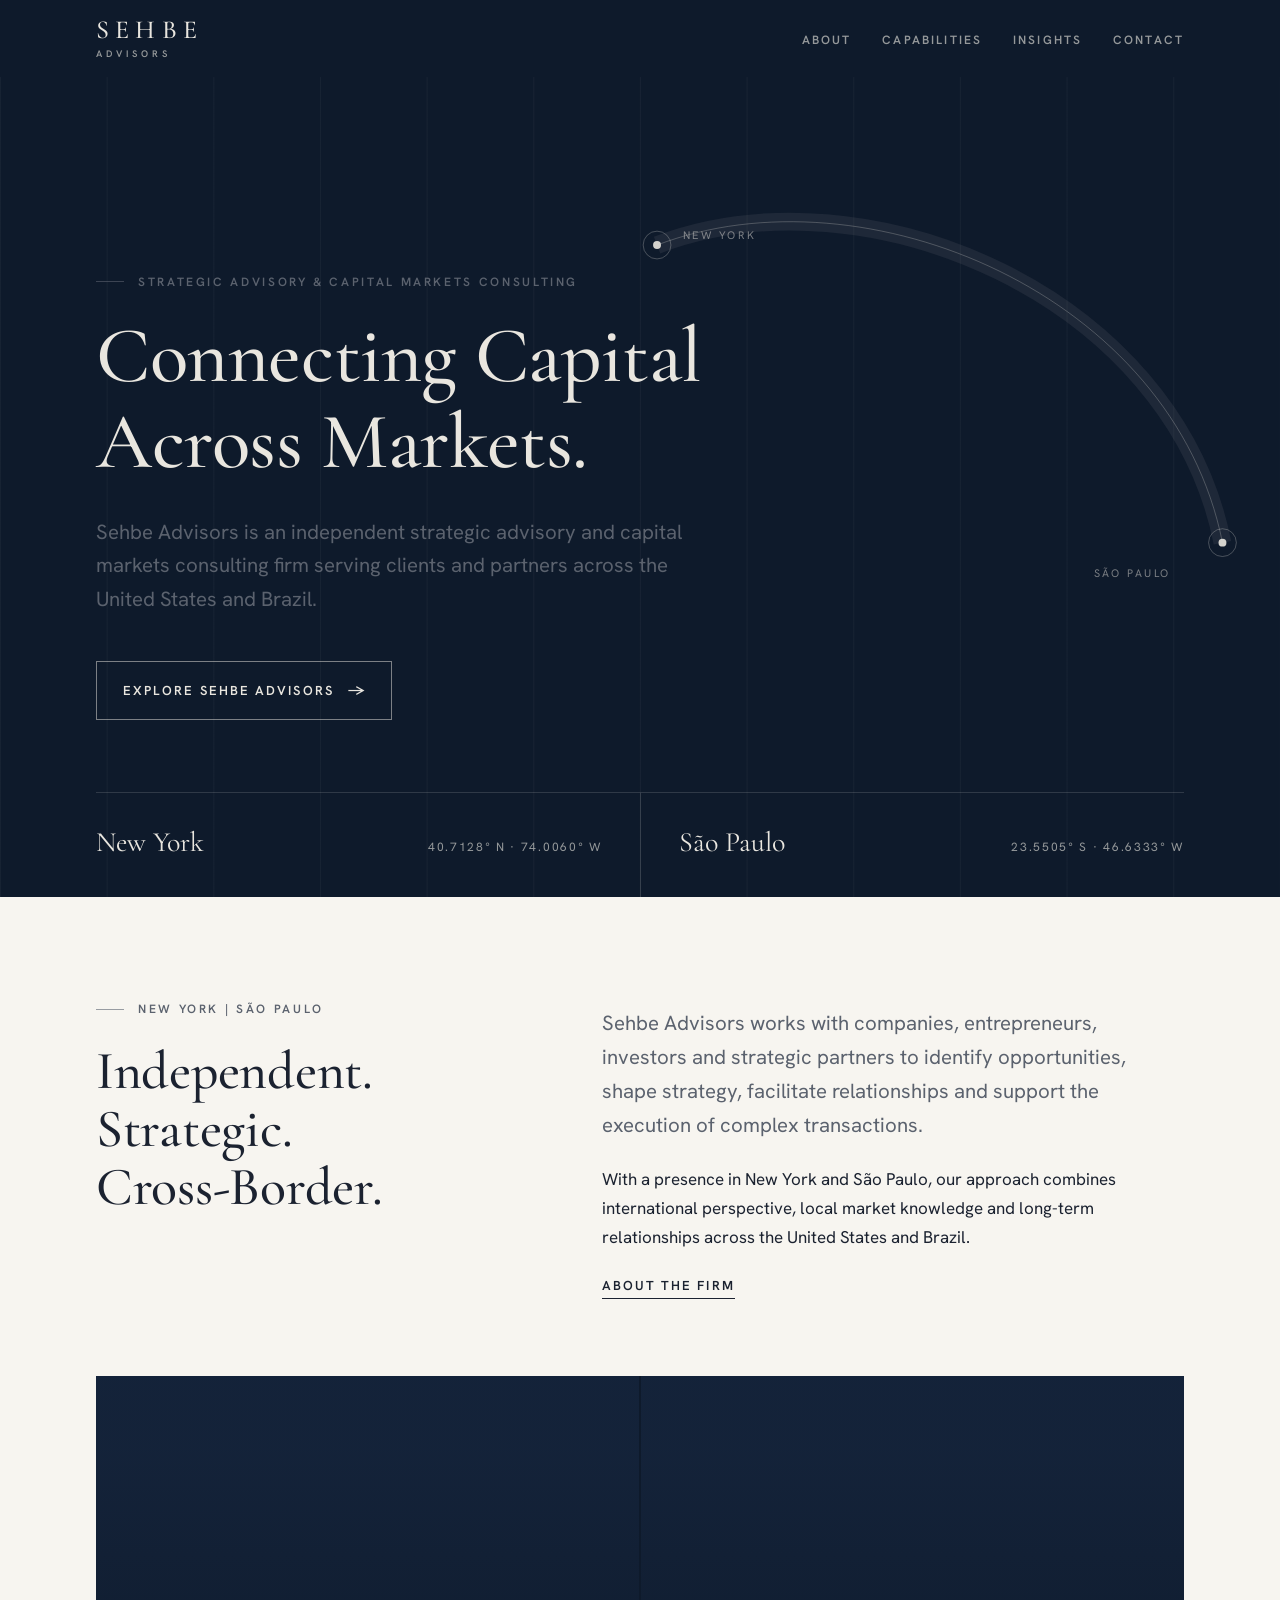
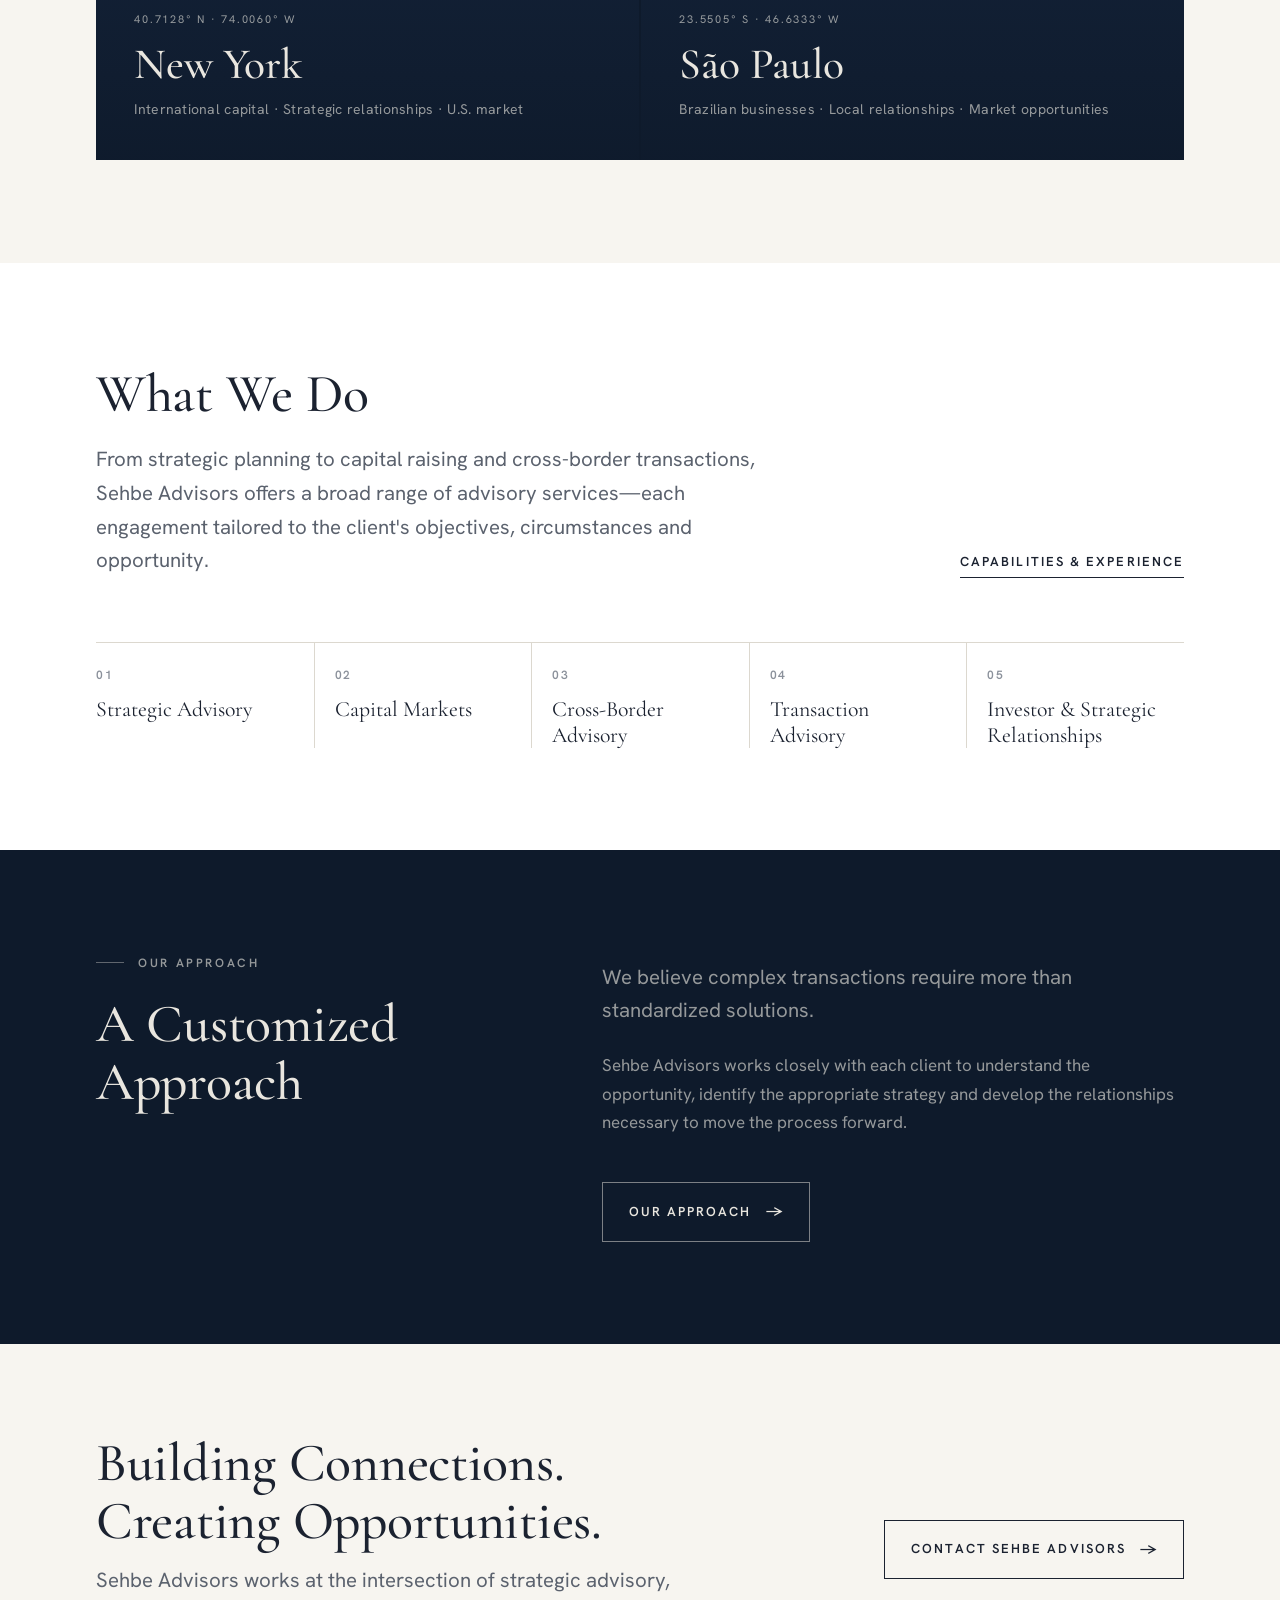
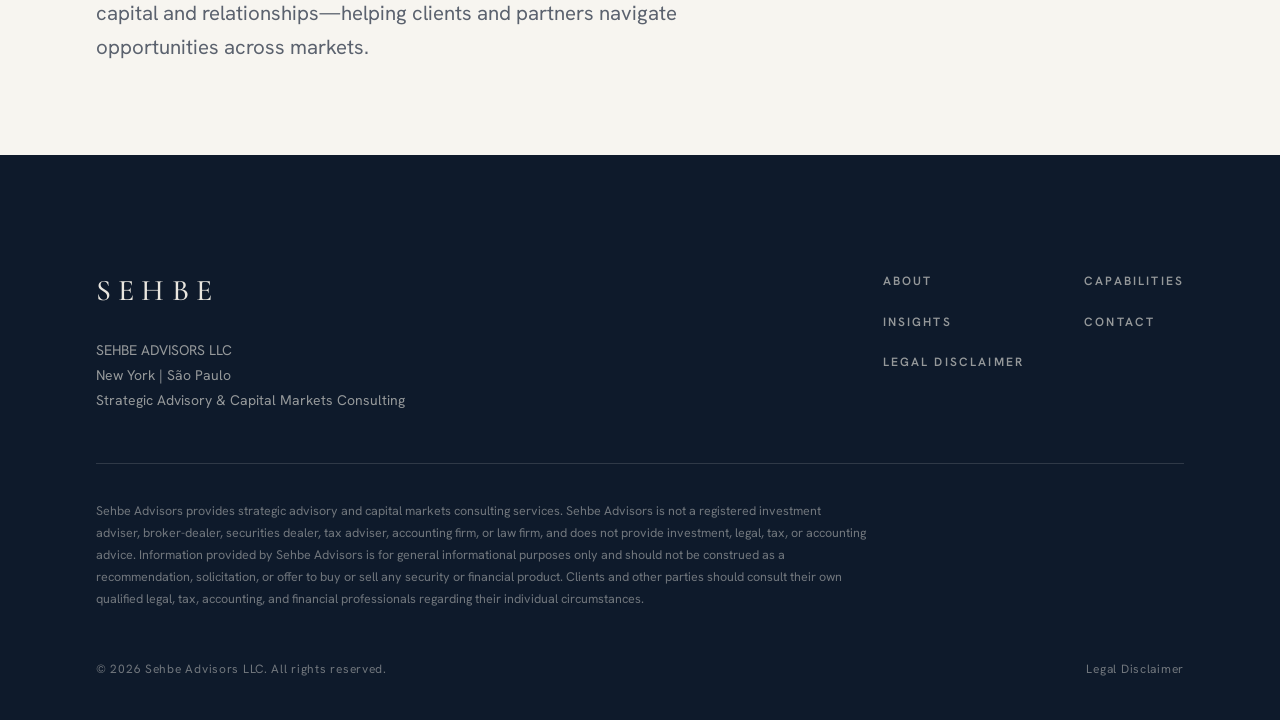
<file: index.html>
<!doctype html>
<html lang="en">
<head>
  <meta charset="utf-8">
  <meta name="viewport" content="width=device-width, initial-scale=1">
  <title>Sehbe Advisors | Strategic Advisory & Capital Markets Consulting</title>
  <meta name="description" content="Sehbe Advisors is an independent strategic advisory and capital markets consulting firm serving clients and partners across the United States and Brazil.">
  <meta property="og:title" content="Sehbe Advisors | Strategic Advisory & Capital Markets Consulting">
  <meta property="og:description" content="Sehbe Advisors is an independent strategic advisory and capital markets consulting firm serving clients and partners across the United States and Brazil.">
  <meta property="og:type" content="website">
  <meta name="theme-color" content="#0e1a2b">
  <link rel="icon" href="assets/favicon.svg" type="image/svg+xml">
  <link rel="preconnect" href="https://fonts.googleapis.com">
  <link rel="preconnect" href="https://fonts.gstatic.com" crossorigin>
  <link href="https://fonts.googleapis.com/css2?family=Cormorant+Garamond:wght@400;500;600&family=Hanken+Grotesk:wght@400;500;600&display=swap" rel="stylesheet">
  <link rel="stylesheet" href="assets/styles.css?v=3">
</head>
<body>
  <header class="site-header">
    <div class="wrap">
      <a class="brand" href="index.html" aria-label="Sehbe Advisors home">
        <span class="brand-name">SEHBE</span>
        <span class="brand-sub">ADVISORS</span>
      </a>
      <button class="menu-toggle" aria-label="Menu" aria-expanded="false" aria-controls="site-nav"><span></span><span></span><span></span></button>
      <nav class="nav" id="site-nav" aria-label="Primary">
        <ul>
          <li><a href="about.html">About</a></li>
          <li><a href="capabilities.html">Capabilities</a></li>
          <li><a href="insights.html">Insights</a></li>
          <li><a href="contact.html">Contact</a></li>
        </ul>
      </nav>
    </div>
  </header>

  <main>
    <section class="hero">
      <svg class="hero-arc" viewBox="0 0 800 520" fill="none" aria-hidden="true">
        <path d="M120 120 C 330 40, 640 170, 690 420" stroke="rgba(233,230,223,0.28)" stroke-width="1"/>
        <path d="M120 120 C 330 40, 640 170, 690 420" stroke="rgba(233,230,223,0.08)" stroke-width="18"/>
        <circle cx="120" cy="120" r="4" fill="#e9e6df"/>
        <circle cx="120" cy="120" r="14" stroke="rgba(233,230,223,0.3)"/>
        <circle cx="690" cy="420" r="4" fill="#e9e6df"/>
        <circle cx="690" cy="420" r="14" stroke="rgba(233,230,223,0.3)"/>
        <text x="146" y="114" fill="rgba(233,230,223,0.55)" font-family="Hanken Grotesk, sans-serif" font-size="11" letter-spacing="2.5">NEW YORK</text>
        <text x="560" y="455" fill="rgba(233,230,223,0.55)" font-family="Hanken Grotesk, sans-serif" font-size="11" letter-spacing="2.5">SÃO PAULO</text>
      </svg>
      <div class="wrap">
        <p class="eyebrow">Strategic Advisory &amp; Capital Markets Consulting</p>
        <h1>Connecting Capital Across Markets.</h1>
        <p class="lead">Sehbe Advisors is an independent strategic advisory and capital markets consulting firm serving clients and partners across the United States and Brazil.</p>
        <a class="btn" href="#introduction">Explore Sehbe Advisors</a>
        <div class="hero-cities">
          <div><span class="city">New York</span><span class="coord">40.7128° N · 74.0060° W</span></div>
          <div><span class="city">São Paulo</span><span class="coord">23.5505° S · 46.6333° W</span></div>
        </div>
      </div>
    </section>

    <section class="section" id="introduction">
      <div class="wrap">
        <div class="split">
          <div class="reveal">
            <p class="eyebrow">New York | São Paulo</p>
            <h2>Independent. Strategic. Cross-Border.</h2>
          </div>
          <div class="body reveal">
            <p class="lead">Sehbe Advisors works with companies, entrepreneurs, investors and strategic partners to identify opportunities, shape strategy, facilitate relationships and support the execution of complex transactions.</p>
            <p>With a presence in New York and São Paulo, our approach combines international perspective, local market knowledge and long-term relationships across the United States and Brazil.</p>
            <a class="text-link" href="about.html">About the Firm</a>
          </div>
        </div>
        <div class="city-cards reveal">
          <div class="city-card" style="--img:url(https://images.unsplash.com/photo-1583759311999-c8821f61e5b0?auto=format&fit=crop&w=1600&q=75)" role="img" aria-label="Lower Manhattan skyline at night">
            <div><span class="coord">40.7128° N · 74.0060° W</span><h3>New York</h3><p>International capital · Strategic relationships · U.S. market</p></div>
          </div>
          <div class="city-card" style="--img:url(https://images.unsplash.com/photo-1554168848-228452c09d60?auto=format&fit=crop&w=1600&q=75)" role="img" aria-label="São Paulo skyline along the Pinheiros river">
            <div><span class="coord">23.5505° S · 46.6333° W</span><h3>São Paulo</h3><p>Brazilian businesses · Local relationships · Market opportunities</p></div>
          </div>
        </div>
      </div>
    </section>

    <section class="section white">
      <div class="wrap">
        <div class="section-head reveal">
          <div>
            <h2>What We Do</h2>
            <p class="lead section-lead">From strategic planning to capital raising and cross-border transactions, Sehbe Advisors offers a broad range of advisory services—each engagement tailored to the client's objectives, circumstances and opportunity.</p>
          </div>
          <a class="text-link" href="capabilities.html">Capabilities &amp; Experience</a>
        </div>
        <ul class="service-row reveal">
          <li><span class="num">01</span><span class="name">Strategic Advisory</span></li>
          <li><span class="num">02</span><span class="name">Capital Markets</span></li>
          <li><span class="num">03</span><span class="name">Cross-Border Advisory</span></li>
          <li><span class="num">04</span><span class="name">Transaction Advisory</span></li>
          <li><span class="num">05</span><span class="name">Investor &amp; Strategic Relationships</span></li>
        </ul>
      </div>
    </section>

    <section class="section dark">
      <div class="wrap">
        <div class="split">
          <div class="reveal">
            <p class="eyebrow">Our Approach</p>
            <h2>A Customized Approach</h2>
          </div>
          <div class="body reveal">
            <p class="lead">We believe complex transactions require more than standardized solutions.</p>
            <p style="color:var(--muted-on-dark)">Sehbe Advisors works closely with each client to understand the opportunity, identify the appropriate strategy and develop the relationships necessary to move the process forward.</p>
            <a class="btn" href="about.html#difference">Our Approach</a>
          </div>
        </div>
      </div>
    </section>

    <section class="closing-band">
      <div class="wrap reveal">
        <div>
          <h2>Building Connections. Creating Opportunities.</h2>
          <p class="lead">Sehbe Advisors works at the intersection of strategic advisory, capital and relationships—helping clients and partners navigate opportunities across markets.</p>
        </div>
        <a class="btn" href="contact.html">Contact Sehbe Advisors</a>
      </div>
    </section>

  </main>

  <footer class="site-footer">
    <div class="wrap">
      <div class="footer-top">
        <div>
          <span class="brand-name">SEHBE</span>
          <p class="footer-tag">SEHBE ADVISORS LLC<br>New York | São Paulo<br>Strategic Advisory &amp; Capital Markets Consulting</p>
        </div>
        <nav class="footer-nav" aria-label="Footer">
          <ul>
            <li><a href="about.html">About</a></li>
            <li><a href="capabilities.html">Capabilities</a></li>
            <li><a href="insights.html">Insights</a></li>
            <li><a href="contact.html">Contact</a></li>
            <li><a href="disclaimer.html">Legal Disclaimer</a></li>
          </ul>
        </nav>
      </div>
      <p class="footer-disclaimer">Sehbe Advisors provides strategic advisory and capital markets consulting services. Sehbe Advisors is not a registered investment adviser, broker-dealer, securities dealer, tax adviser, accounting firm, or law firm, and does not provide investment, legal, tax, or accounting advice. Information provided by Sehbe Advisors is for general informational purposes only and should not be construed as a recommendation, solicitation, or offer to buy or sell any security or financial product. Clients and other parties should consult their own qualified legal, tax, accounting, and financial professionals regarding their individual circumstances.</p>
      <div class="footer-bottom">
        <span>© 2026 Sehbe Advisors LLC. All rights reserved.</span>
        <a href="disclaimer.html">Legal Disclaimer</a>
      </div>
    </div>
  </footer>
  <script src="assets/main.js?v=3"></script>
</body>
</html>
</file>
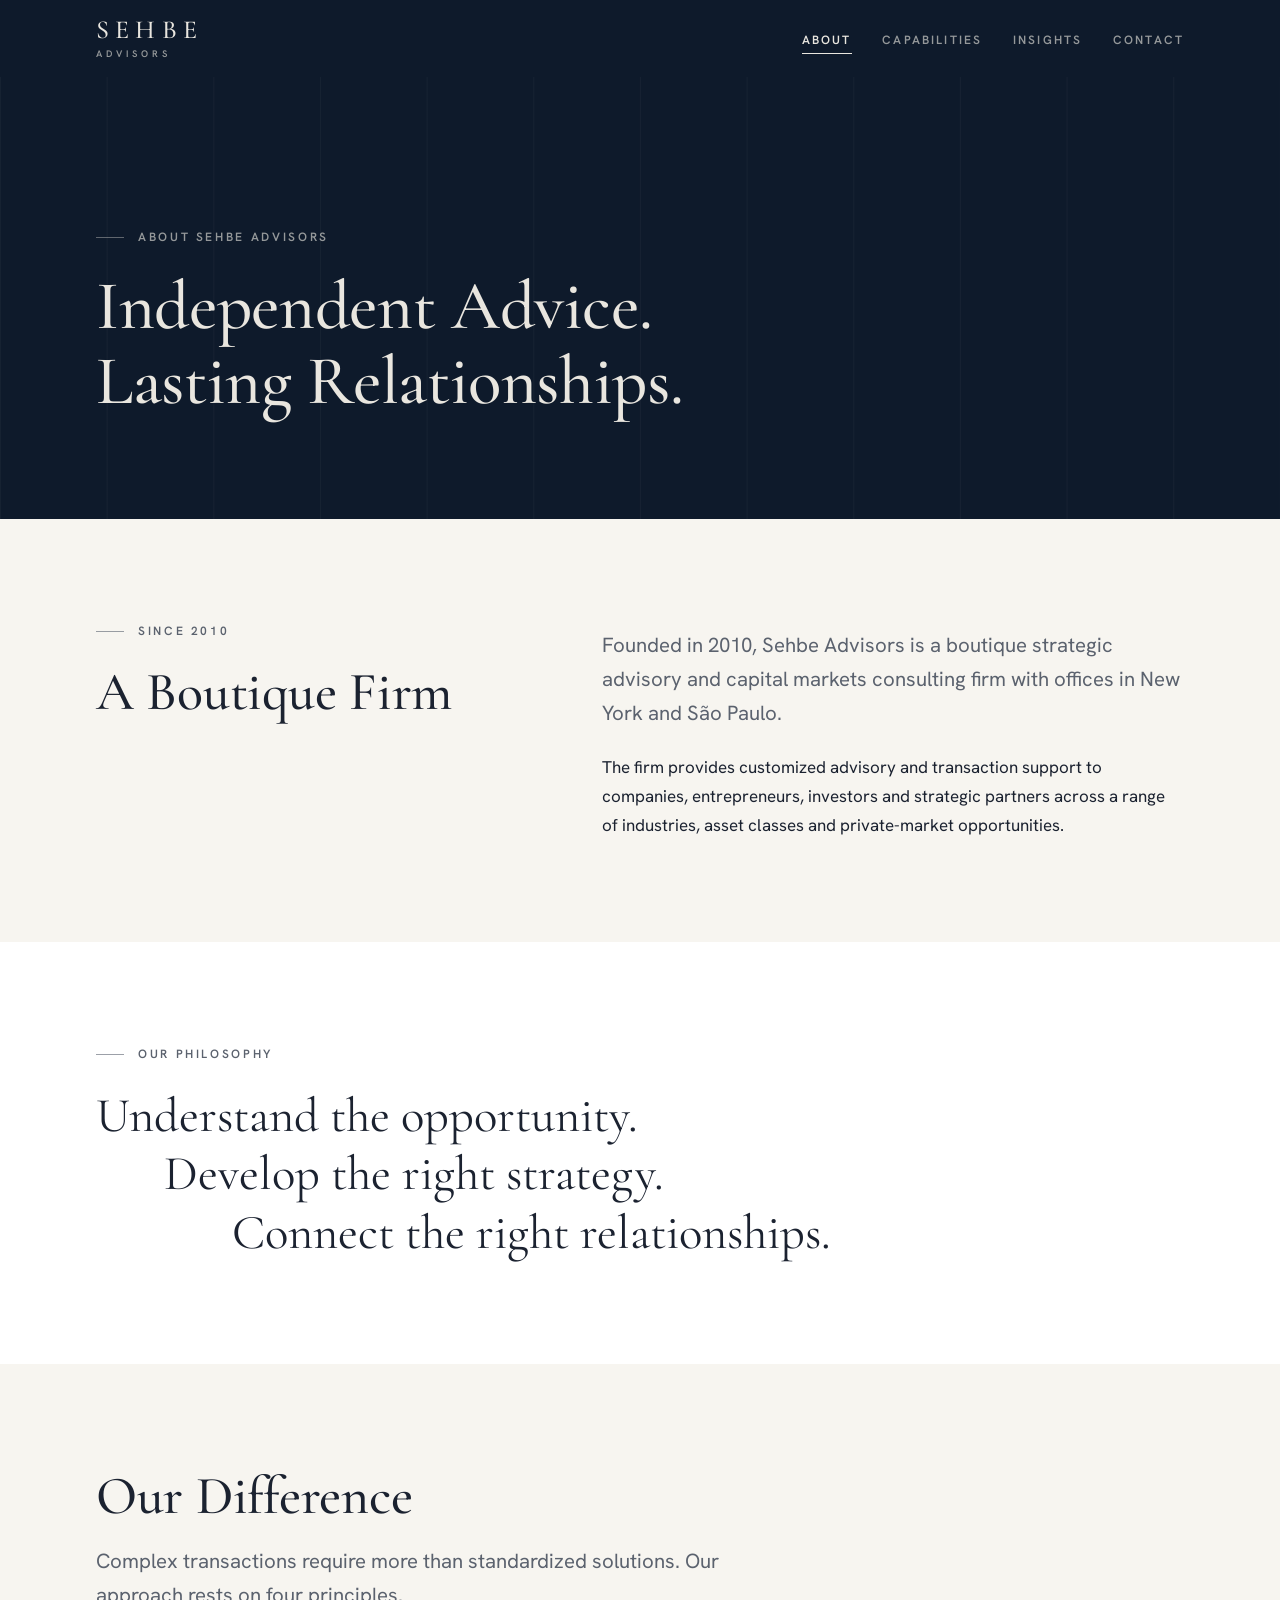
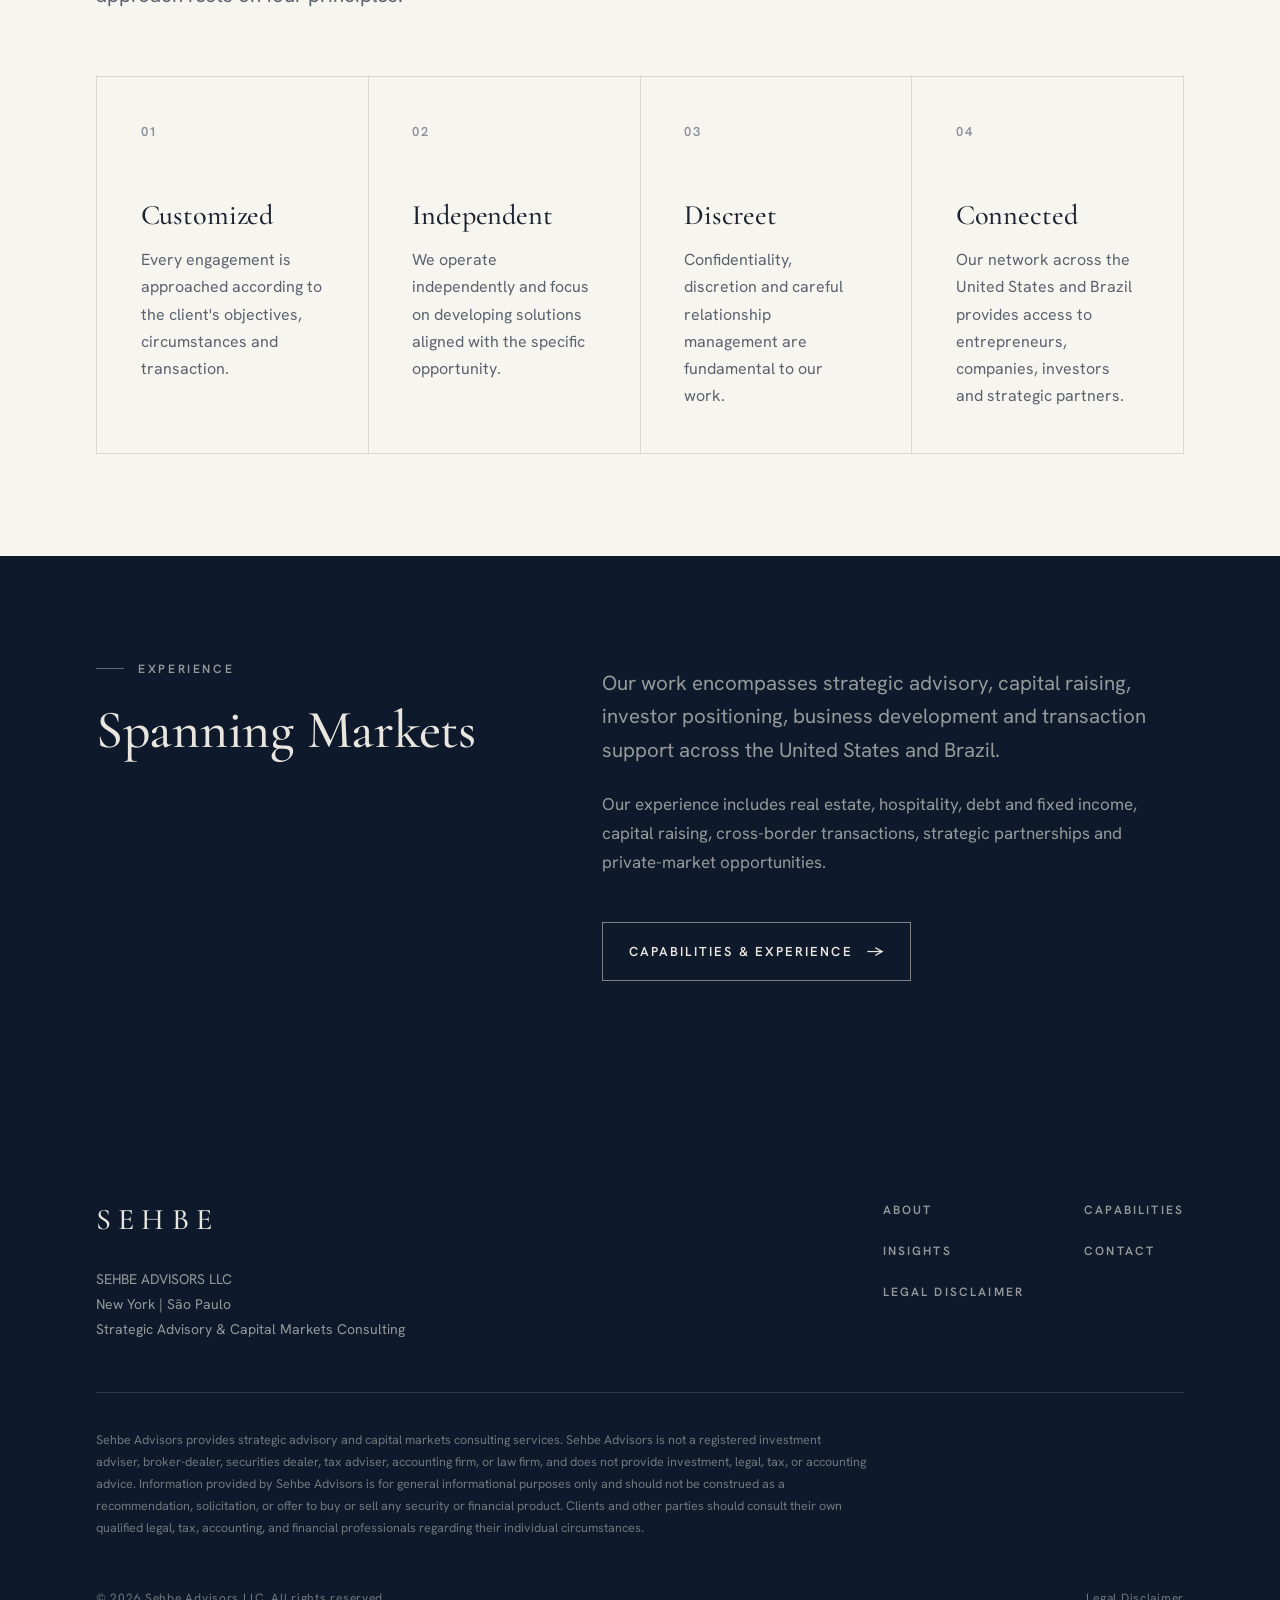
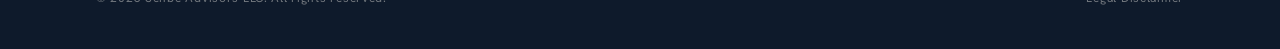
<file: about.html>
<!doctype html>
<html lang="en">
<head>
  <meta charset="utf-8">
  <meta name="viewport" content="width=device-width, initial-scale=1">
  <title>About | Sehbe Advisors</title>
  <meta name="description" content="Founded in 2010, Sehbe Advisors is a boutique strategic advisory and capital markets consulting firm with offices in New York and São Paulo.">
  <meta property="og:title" content="About | Sehbe Advisors">
  <meta property="og:description" content="Founded in 2010, Sehbe Advisors is a boutique strategic advisory and capital markets consulting firm with offices in New York and São Paulo.">
  <meta property="og:type" content="website">
  <meta name="theme-color" content="#0e1a2b">
  <link rel="icon" href="assets/favicon.svg" type="image/svg+xml">
  <link rel="preconnect" href="https://fonts.googleapis.com">
  <link rel="preconnect" href="https://fonts.gstatic.com" crossorigin>
  <link href="https://fonts.googleapis.com/css2?family=Cormorant+Garamond:wght@400;500;600&family=Hanken+Grotesk:wght@400;500;600&display=swap" rel="stylesheet">
  <link rel="stylesheet" href="assets/styles.css?v=3">
</head>
<body>
  <header class="site-header">
    <div class="wrap">
      <a class="brand" href="index.html" aria-label="Sehbe Advisors home">
        <span class="brand-name">SEHBE</span>
        <span class="brand-sub">ADVISORS</span>
      </a>
      <button class="menu-toggle" aria-label="Menu" aria-expanded="false" aria-controls="site-nav"><span></span><span></span><span></span></button>
      <nav class="nav" id="site-nav" aria-label="Primary">
        <ul>
          <li><a href="about.html" aria-current="page">About</a></li>
          <li><a href="capabilities.html">Capabilities</a></li>
          <li><a href="insights.html">Insights</a></li>
          <li><a href="contact.html">Contact</a></li>
        </ul>
      </nav>
    </div>
  </header>

  <main>
    <section class="page-hero dark has-photo" style="--hero-img:url(https://images.unsplash.com/photo-1583759311999-c8821f61e5b0?auto=format&fit=crop&w=1600&q=75)">
      <div class="wrap">
        <p class="eyebrow">About Sehbe Advisors</p>
        <h1>Independent Advice. Lasting Relationships.</h1>
      </div>
    </section>

    <section class="section">
      <div class="wrap split">
        <div class="reveal">
          <p class="eyebrow">Since 2010</p>
          <h2>A Boutique Firm</h2>
        </div>
        <div class="body reveal">
          <p class="lead">Founded in 2010, Sehbe Advisors is a boutique strategic advisory and capital markets consulting firm with offices in New York and São Paulo.</p>
          <p>The firm provides customized advisory and transaction support to companies, entrepreneurs, investors and strategic partners across a range of industries, asset classes and private-market opportunities.</p>
        </div>
      </div>
    </section>

    <section class="section white">
      <div class="wrap reveal">
        <p class="eyebrow">Our philosophy</p>
        <p class="philosophy"><span>Understand the opportunity.</span><span>Develop the right strategy.</span><span>Connect the right relationships.</span></p>
      </div>
    </section>

    <section class="section" id="difference">
      <div class="wrap">
        <div class="section-head reveal">
          <div>
            <h2>Our Difference</h2>
            <p class="lead section-lead">Complex transactions require more than standardized solutions. Our approach rests on four principles.</p>
          </div>
        </div>
      <div class="editorial-grid four">
        <article class="reveal">
          <span class="num">01</span>
          <div><h3>Customized</h3><p>Every engagement is approached according to the client's objectives, circumstances and transaction.</p></div>
        </article>
        <article class="reveal">
          <span class="num">02</span>
          <div><h3>Independent</h3><p>We operate independently and focus on developing solutions aligned with the specific opportunity.</p></div>
        </article>
        <article class="reveal">
          <span class="num">03</span>
          <div><h3>Discreet</h3><p>Confidentiality, discretion and careful relationship management are fundamental to our work.</p></div>
        </article>
        <article class="reveal">
          <span class="num">04</span>
          <div><h3>Connected</h3><p>Our network across the United States and Brazil provides access to entrepreneurs, companies, investors and strategic partners.</p></div>
        </article>
      </div>
      </div>
    </section>

    <section class="section dark">
      <div class="wrap split">
        <div class="reveal">
          <p class="eyebrow">Experience</p>
          <h2>Spanning Markets</h2>
        </div>
        <div class="body reveal">
          <p class="lead">Our work encompasses strategic advisory, capital raising, investor positioning, business development and transaction support across the United States and Brazil.</p>
          <p style="color:var(--muted-on-dark)">Our experience includes real estate, hospitality, debt and fixed income, capital raising, cross-border transactions, strategic partnerships and private-market opportunities.</p>
          <a class="btn" href="capabilities.html">Capabilities &amp; Experience</a>
        </div>
      </div>
    </section>

  </main>

  <footer class="site-footer">
    <div class="wrap">
      <div class="footer-top">
        <div>
          <span class="brand-name">SEHBE</span>
          <p class="footer-tag">SEHBE ADVISORS LLC<br>New York | São Paulo<br>Strategic Advisory &amp; Capital Markets Consulting</p>
        </div>
        <nav class="footer-nav" aria-label="Footer">
          <ul>
            <li><a href="about.html">About</a></li>
            <li><a href="capabilities.html">Capabilities</a></li>
            <li><a href="insights.html">Insights</a></li>
            <li><a href="contact.html">Contact</a></li>
            <li><a href="disclaimer.html">Legal Disclaimer</a></li>
          </ul>
        </nav>
      </div>
      <p class="footer-disclaimer">Sehbe Advisors provides strategic advisory and capital markets consulting services. Sehbe Advisors is not a registered investment adviser, broker-dealer, securities dealer, tax adviser, accounting firm, or law firm, and does not provide investment, legal, tax, or accounting advice. Information provided by Sehbe Advisors is for general informational purposes only and should not be construed as a recommendation, solicitation, or offer to buy or sell any security or financial product. Clients and other parties should consult their own qualified legal, tax, accounting, and financial professionals regarding their individual circumstances.</p>
      <div class="footer-bottom">
        <span>© 2026 Sehbe Advisors LLC. All rights reserved.</span>
        <a href="disclaimer.html">Legal Disclaimer</a>
      </div>
    </div>
  </footer>
  <script src="assets/main.js?v=3"></script>
</body>
</html>
</file>
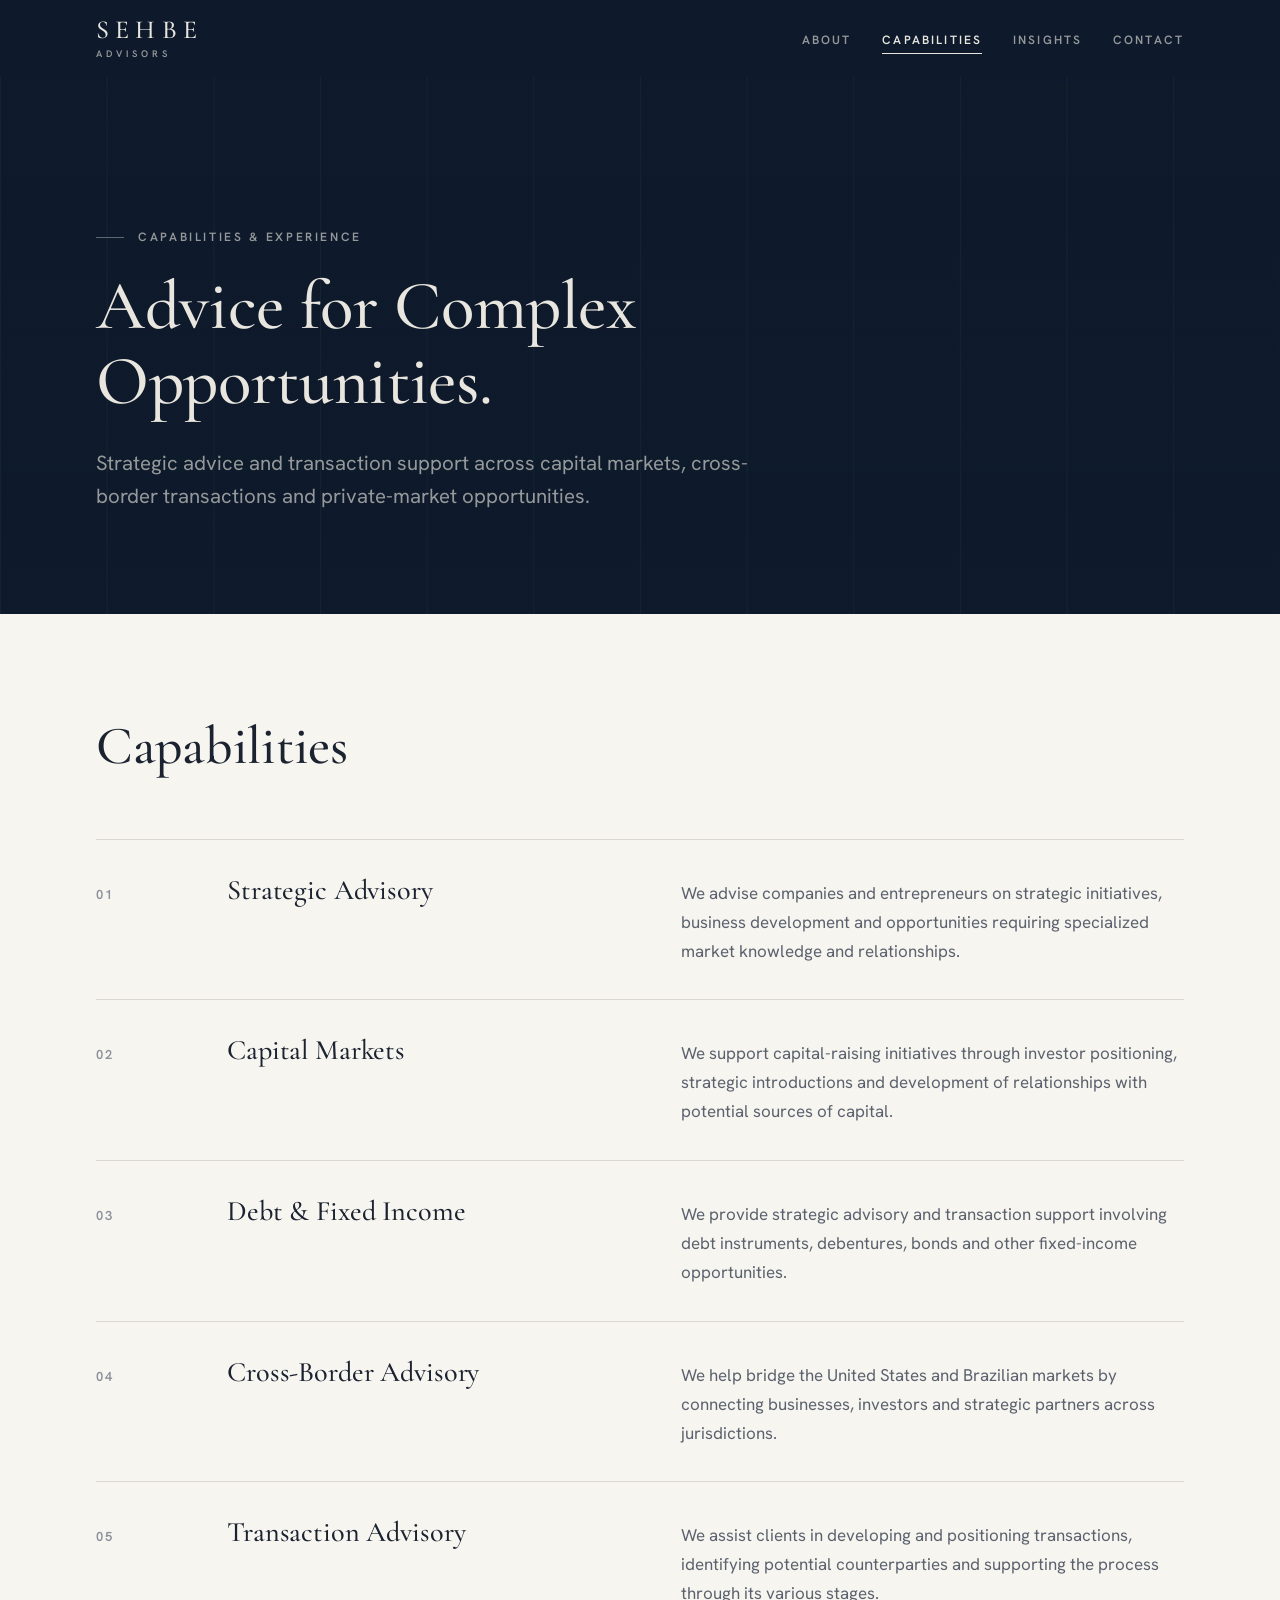
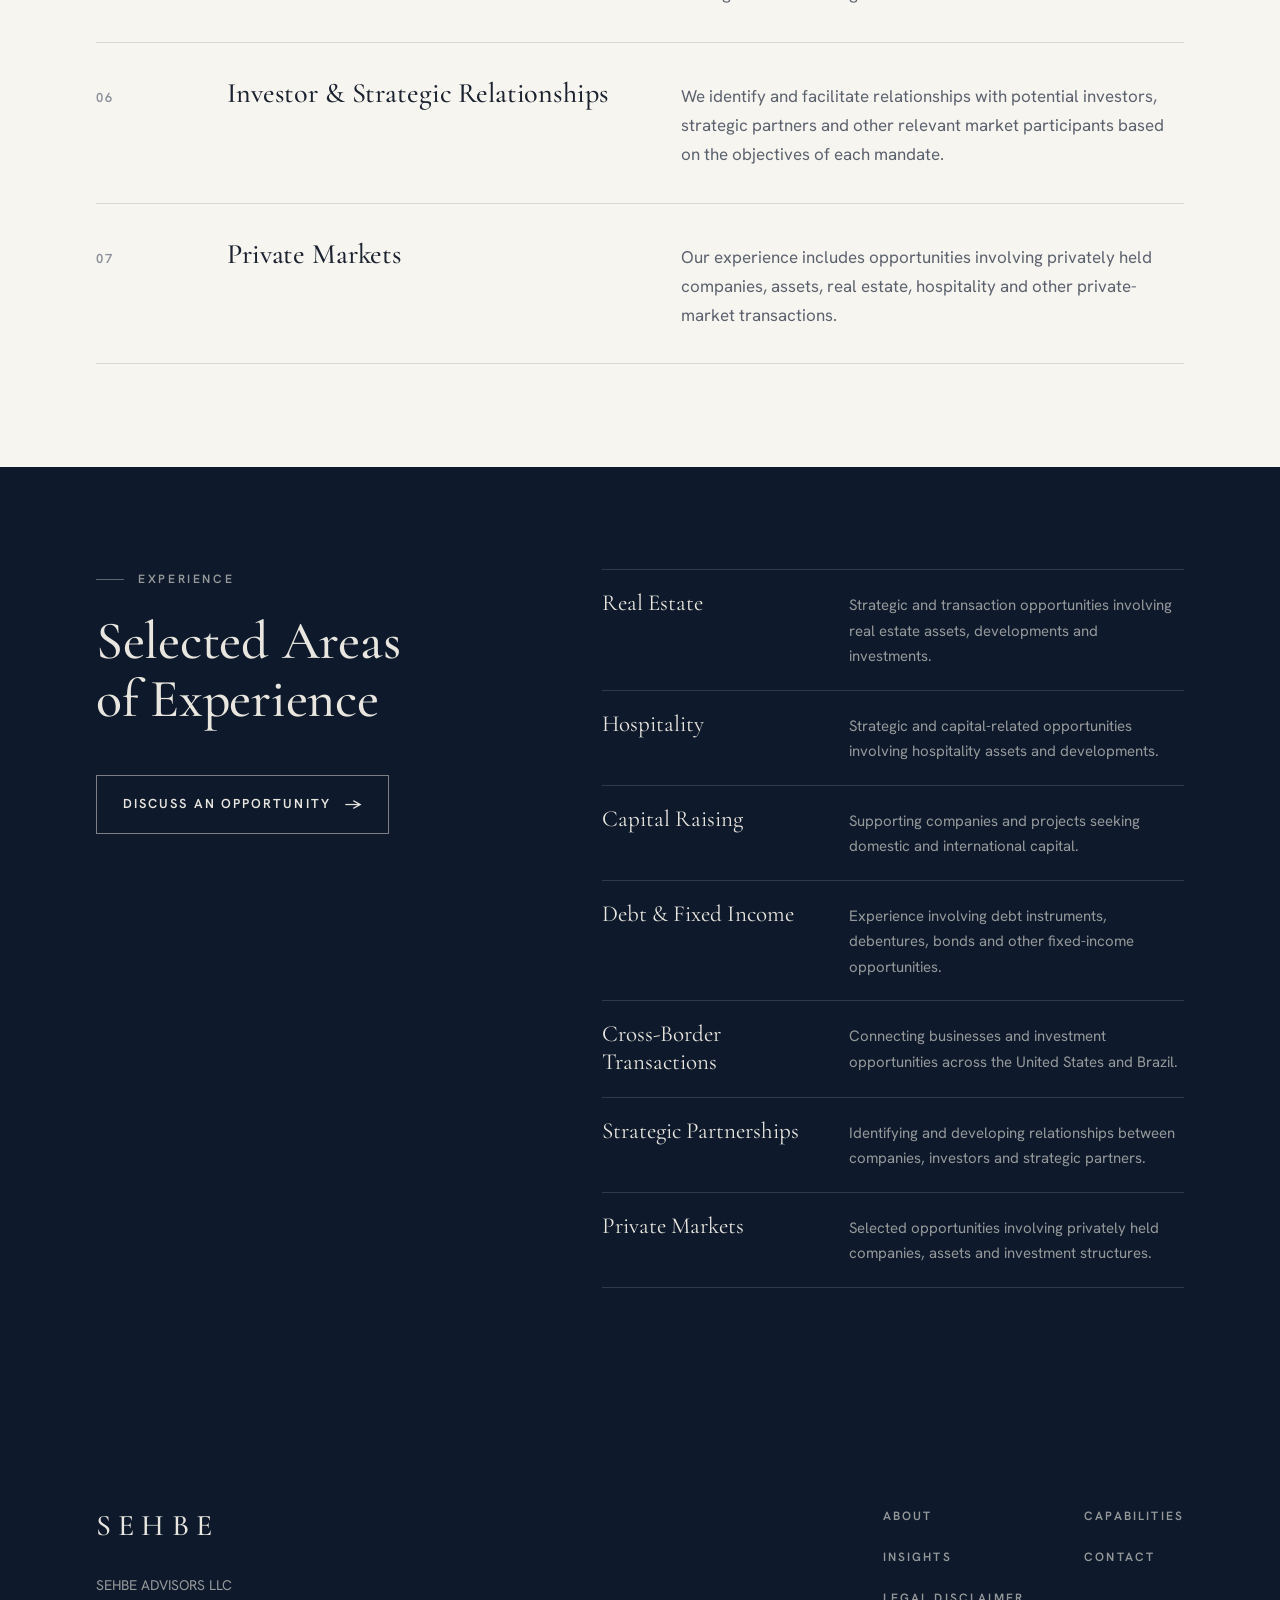
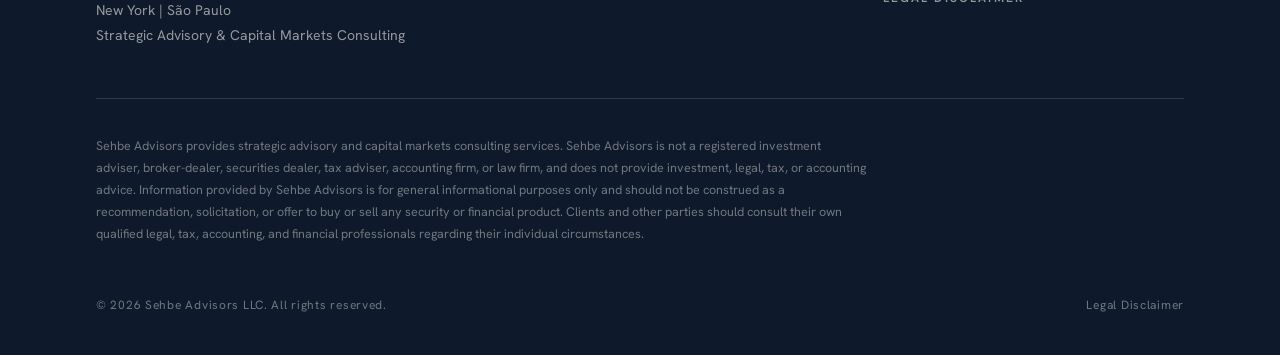
<file: capabilities.html>
<!doctype html>
<html lang="en">
<head>
  <meta charset="utf-8">
  <meta name="viewport" content="width=device-width, initial-scale=1">
  <title>Capabilities & Experience | Sehbe Advisors</title>
  <meta name="description" content="Strategic advice and transaction support, with selected experience across real estate, hospitality, capital raising, debt and fixed income, cross-border transactions and private markets.">
  <meta property="og:title" content="Capabilities & Experience | Sehbe Advisors">
  <meta property="og:description" content="Strategic advice and transaction support, with selected experience across real estate, hospitality, capital raising, debt and fixed income, cross-border transactions and private markets.">
  <meta property="og:type" content="website">
  <meta name="theme-color" content="#0e1a2b">
  <link rel="icon" href="assets/favicon.svg" type="image/svg+xml">
  <link rel="preconnect" href="https://fonts.googleapis.com">
  <link rel="preconnect" href="https://fonts.gstatic.com" crossorigin>
  <link href="https://fonts.googleapis.com/css2?family=Cormorant+Garamond:wght@400;500;600&family=Hanken+Grotesk:wght@400;500;600&display=swap" rel="stylesheet">
  <link rel="stylesheet" href="assets/styles.css?v=3">
</head>
<body>
  <header class="site-header">
    <div class="wrap">
      <a class="brand" href="index.html" aria-label="Sehbe Advisors home">
        <span class="brand-name">SEHBE</span>
        <span class="brand-sub">ADVISORS</span>
      </a>
      <button class="menu-toggle" aria-label="Menu" aria-expanded="false" aria-controls="site-nav"><span></span><span></span><span></span></button>
      <nav class="nav" id="site-nav" aria-label="Primary">
        <ul>
          <li><a href="about.html">About</a></li>
          <li><a href="capabilities.html" aria-current="page">Capabilities</a></li>
          <li><a href="insights.html">Insights</a></li>
          <li><a href="contact.html">Contact</a></li>
        </ul>
      </nav>
    </div>
  </header>

  <main>
    <section class="page-hero dark has-photo" style="--hero-img:url(https://images.unsplash.com/photo-1554168848-228452c09d60?auto=format&fit=crop&w=1600&q=75)">
      <div class="wrap">
        <p class="eyebrow">Capabilities &amp; Experience</p>
        <h1>Advice for Complex Opportunities.</h1>
        <p class="lead">Strategic advice and transaction support across capital markets, cross-border transactions and private-market opportunities.</p>
      </div>
    </section>

    <section class="section">
      <div class="wrap">
        <div class="section-head reveal"><h2>Capabilities</h2></div>
      <ul class="index-list">
        <li class="reveal"><span class="num">01</span><h3>Strategic Advisory</h3><p>We advise companies and entrepreneurs on strategic initiatives, business development and opportunities requiring specialized market knowledge and relationships.</p></li>
        <li class="reveal"><span class="num">02</span><h3>Capital Markets</h3><p>We support capital-raising initiatives through investor positioning, strategic introductions and development of relationships with potential sources of capital.</p></li>
        <li class="reveal"><span class="num">03</span><h3>Debt &amp; Fixed Income</h3><p>We provide strategic advisory and transaction support involving debt instruments, debentures, bonds and other fixed-income opportunities.</p></li>
        <li class="reveal"><span class="num">04</span><h3>Cross-Border Advisory</h3><p>We help bridge the United States and Brazilian markets by connecting businesses, investors and strategic partners across jurisdictions.</p></li>
        <li class="reveal"><span class="num">05</span><h3>Transaction Advisory</h3><p>We assist clients in developing and positioning transactions, identifying potential counterparties and supporting the process through its various stages.</p></li>
        <li class="reveal"><span class="num">06</span><h3>Investor &amp; Strategic Relationships</h3><p>We identify and facilitate relationships with potential investors, strategic partners and other relevant market participants based on the objectives of each mandate.</p></li>
        <li class="reveal"><span class="num">07</span><h3>Private Markets</h3><p>Our experience includes opportunities involving privately held companies, assets, real estate, hospitality and other private-market transactions.</p></li>
      </ul>
      </div>
    </section>

    <section class="section dark">
      <div class="wrap split">
        <div class="reveal">
          <p class="eyebrow">Experience</p>
          <h2>Selected Areas of Experience</h2>
          <a class="btn" href="contact.html" style="margin-top:20px">Discuss an Opportunity</a>
        </div>
        <div class="reveal">
          <ul class="sector-list">
            <li><span class="name">Real Estate</span><span class="desc">Strategic and transaction opportunities involving real estate assets, developments and investments.</span></li>
            <li><span class="name">Hospitality</span><span class="desc">Strategic and capital-related opportunities involving hospitality assets and developments.</span></li>
            <li><span class="name">Capital Raising</span><span class="desc">Supporting companies and projects seeking domestic and international capital.</span></li>
            <li><span class="name">Debt &amp; Fixed Income</span><span class="desc">Experience involving debt instruments, debentures, bonds and other fixed-income opportunities.</span></li>
            <li><span class="name">Cross-Border Transactions</span><span class="desc">Connecting businesses and investment opportunities across the United States and Brazil.</span></li>
            <li><span class="name">Strategic Partnerships</span><span class="desc">Identifying and developing relationships between companies, investors and strategic partners.</span></li>
            <li><span class="name">Private Markets</span><span class="desc">Selected opportunities involving privately held companies, assets and investment structures.</span></li>
          </ul>
        </div>
      </div>
    </section>

  </main>

  <footer class="site-footer">
    <div class="wrap">
      <div class="footer-top">
        <div>
          <span class="brand-name">SEHBE</span>
          <p class="footer-tag">SEHBE ADVISORS LLC<br>New York | São Paulo<br>Strategic Advisory &amp; Capital Markets Consulting</p>
        </div>
        <nav class="footer-nav" aria-label="Footer">
          <ul>
            <li><a href="about.html">About</a></li>
            <li><a href="capabilities.html">Capabilities</a></li>
            <li><a href="insights.html">Insights</a></li>
            <li><a href="contact.html">Contact</a></li>
            <li><a href="disclaimer.html">Legal Disclaimer</a></li>
          </ul>
        </nav>
      </div>
      <p class="footer-disclaimer">Sehbe Advisors provides strategic advisory and capital markets consulting services. Sehbe Advisors is not a registered investment adviser, broker-dealer, securities dealer, tax adviser, accounting firm, or law firm, and does not provide investment, legal, tax, or accounting advice. Information provided by Sehbe Advisors is for general informational purposes only and should not be construed as a recommendation, solicitation, or offer to buy or sell any security or financial product. Clients and other parties should consult their own qualified legal, tax, accounting, and financial professionals regarding their individual circumstances.</p>
      <div class="footer-bottom">
        <span>© 2026 Sehbe Advisors LLC. All rights reserved.</span>
        <a href="disclaimer.html">Legal Disclaimer</a>
      </div>
    </div>
  </footer>
  <script src="assets/main.js?v=3"></script>
</body>
</html>
</file>
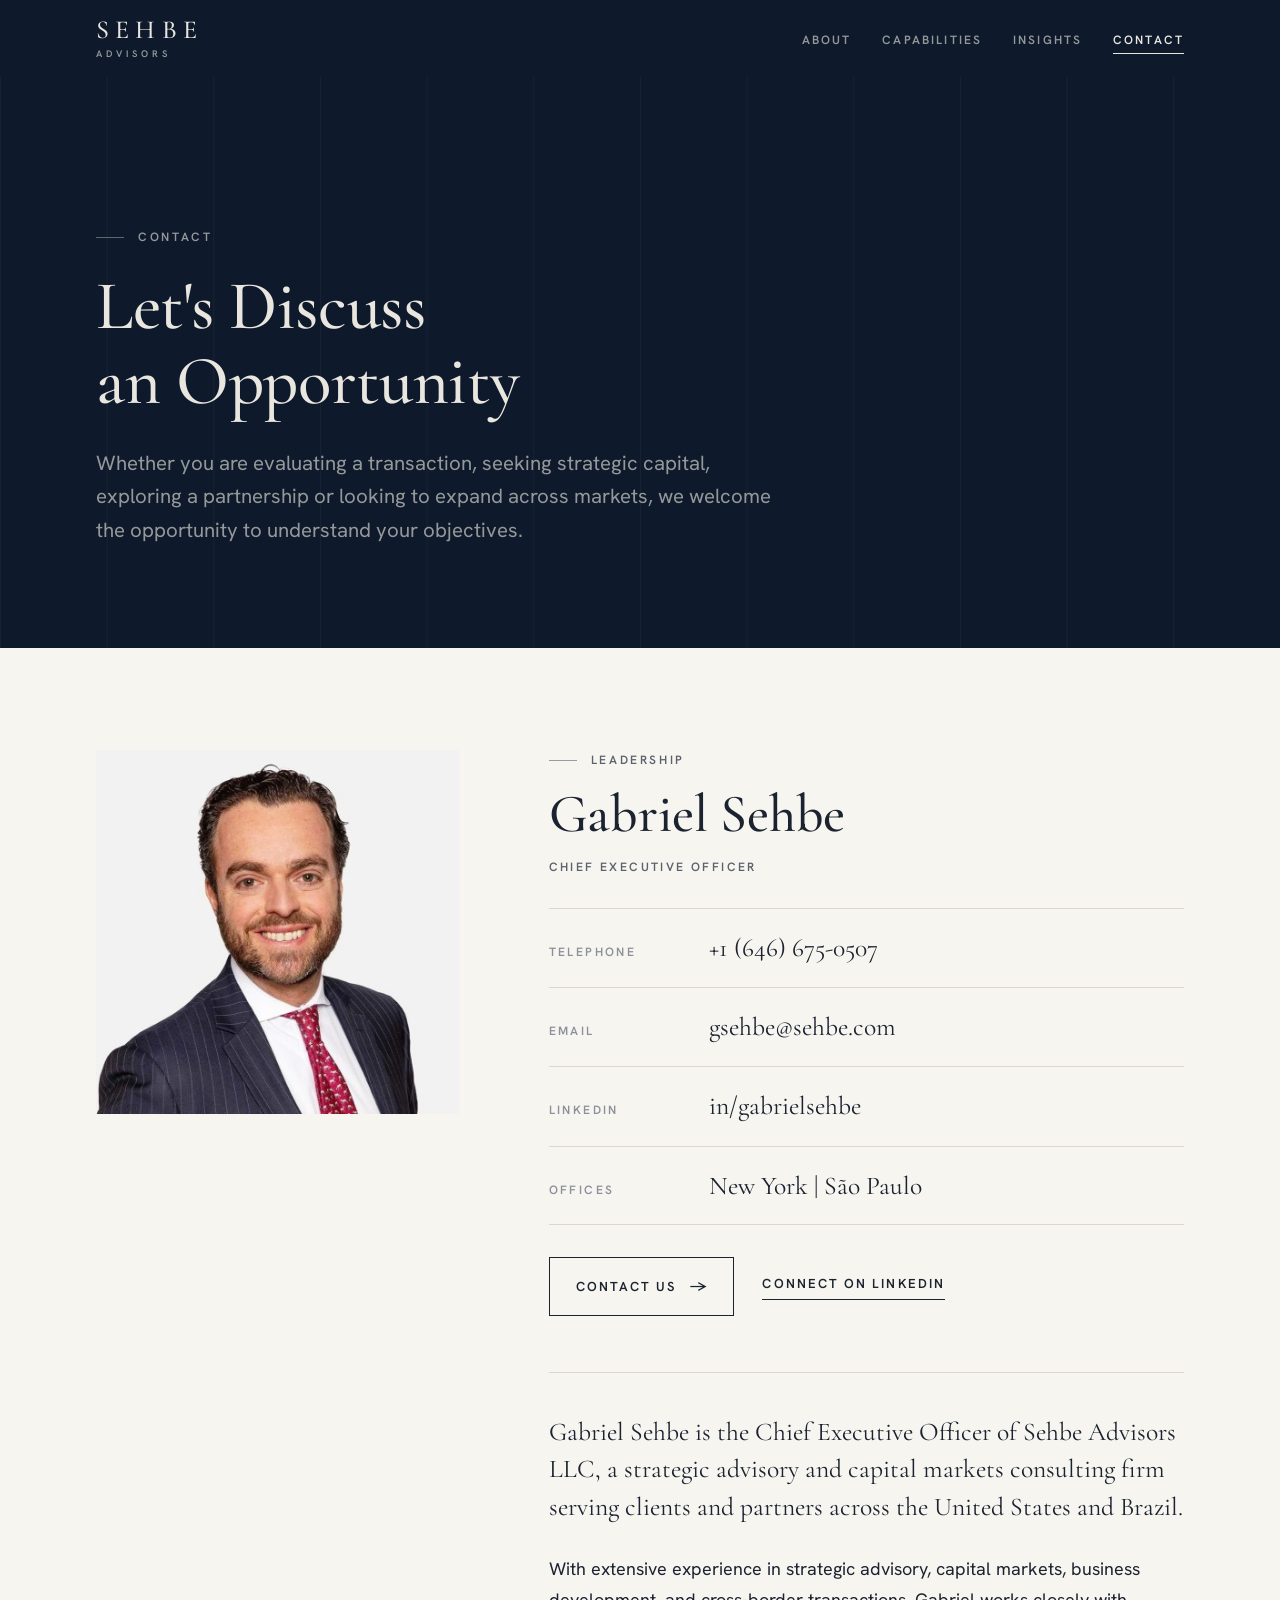
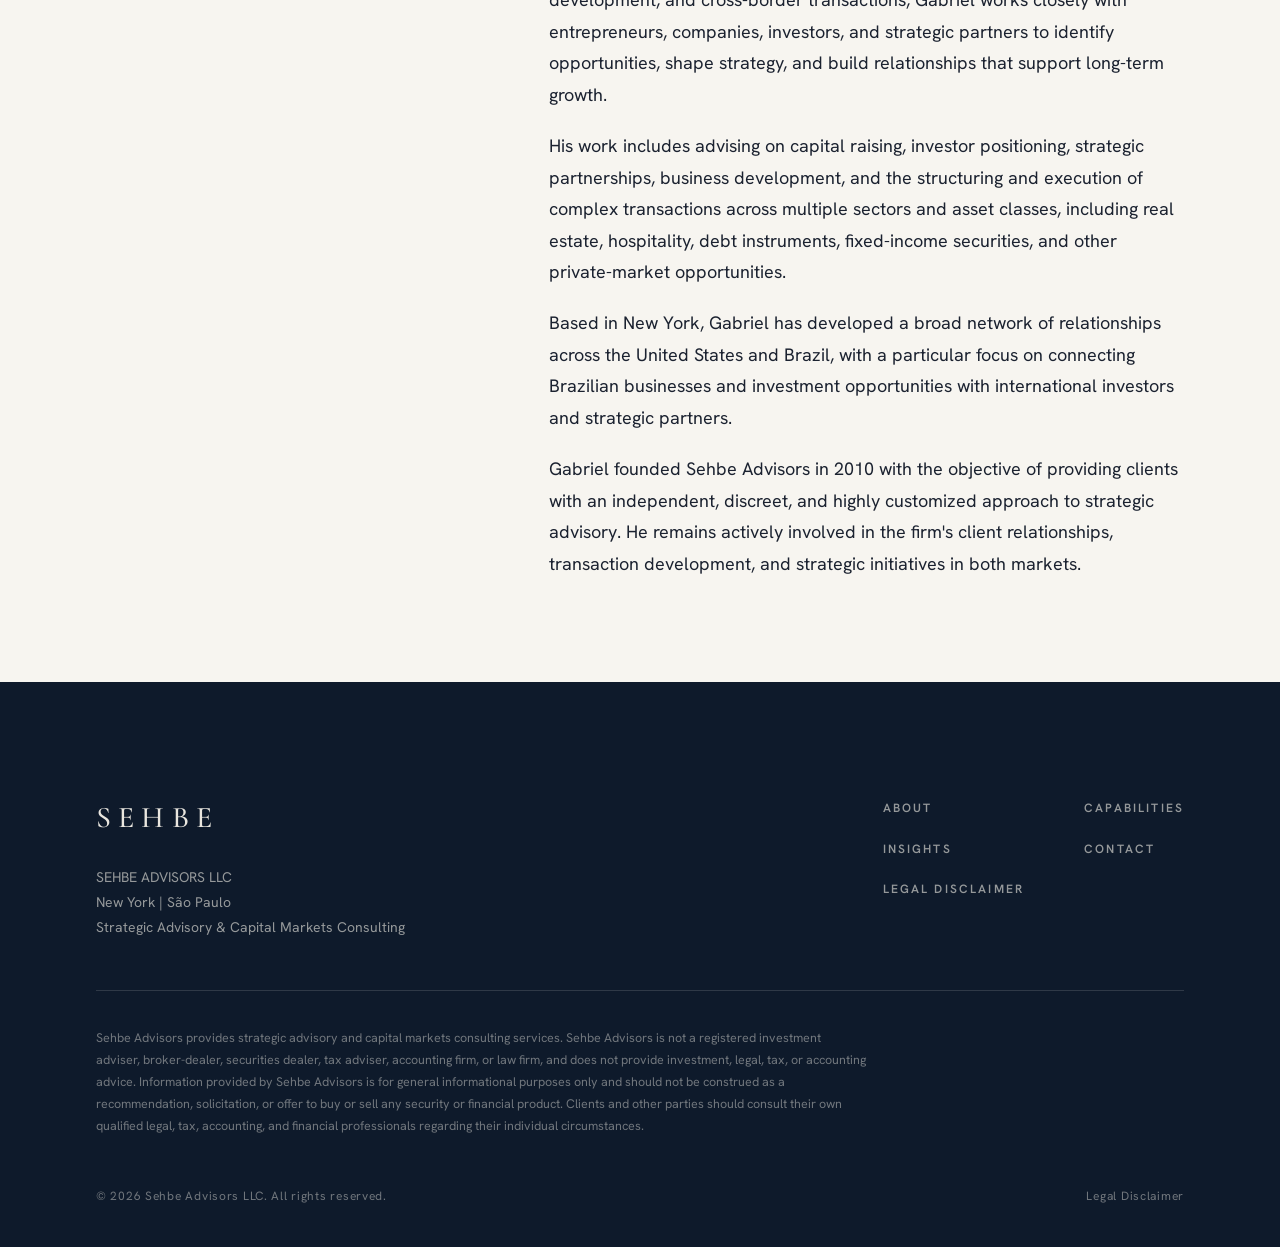
<file: contact.html>
<!doctype html>
<html lang="en">
<head>
  <meta charset="utf-8">
  <meta name="viewport" content="width=device-width, initial-scale=1">
  <title>Contact | Sehbe Advisors</title>
  <meta name="description" content="Contact Gabriel Sehbe, Chief Executive Officer of Sehbe Advisors, in New York and São Paulo.">
  <meta property="og:title" content="Contact | Sehbe Advisors">
  <meta property="og:description" content="Contact Gabriel Sehbe, Chief Executive Officer of Sehbe Advisors, in New York and São Paulo.">
  <meta property="og:type" content="website">
  <meta name="theme-color" content="#0e1a2b">
  <link rel="icon" href="assets/favicon.svg" type="image/svg+xml">
  <link rel="preconnect" href="https://fonts.googleapis.com">
  <link rel="preconnect" href="https://fonts.gstatic.com" crossorigin>
  <link href="https://fonts.googleapis.com/css2?family=Cormorant+Garamond:wght@400;500;600&family=Hanken+Grotesk:wght@400;500;600&display=swap" rel="stylesheet">
  <link rel="stylesheet" href="assets/styles.css?v=3">
</head>
<body>
  <header class="site-header">
    <div class="wrap">
      <a class="brand" href="index.html" aria-label="Sehbe Advisors home">
        <span class="brand-name">SEHBE</span>
        <span class="brand-sub">ADVISORS</span>
      </a>
      <button class="menu-toggle" aria-label="Menu" aria-expanded="false" aria-controls="site-nav"><span></span><span></span><span></span></button>
      <nav class="nav" id="site-nav" aria-label="Primary">
        <ul>
          <li><a href="about.html">About</a></li>
          <li><a href="capabilities.html">Capabilities</a></li>
          <li><a href="insights.html">Insights</a></li>
          <li><a href="contact.html" aria-current="page">Contact</a></li>
        </ul>
      </nav>
    </div>
  </header>

  <main>
    <section class="page-hero dark">
      <div class="wrap">
        <p class="eyebrow">Contact</p>
        <h1>Let's Discuss an Opportunity</h1>
        <p class="lead">Whether you are evaluating a transaction, seeking strategic capital, exploring a partnership or looking to expand across markets, we welcome the opportunity to understand your objectives.</p>
      </div>
    </section>

    <section class="section">
      <div class="wrap leader">
        <div class="portrait reveal" aria-label="Portrait of Gabriel Sehbe">
          <img src="assets/gabriel-sehbe.jpg" alt="Gabriel Sehbe, Chief Executive Officer" width="400" height="400">
        </div>
        <div class="reveal">
          <div class="leader-meta">
            <p class="eyebrow">Leadership</p>
            <h2>Gabriel Sehbe</h2>
            <span class="label">Chief Executive Officer</span>
          </div>
          <div class="contact-card">
            <div class="row"><span class="label">Telephone</span><a class="big" href="tel:+16466750507">+1 (646) 675-0507</a></div>
            <div class="row"><span class="label">Email</span><a class="big" href="mailto:gsehbe@sehbe.com">gsehbe@sehbe.com</a></div>
            <div class="row"><span class="label">LinkedIn</span><a class="big" href="https://www.linkedin.com/in/gabrielsehbe/" target="_blank" rel="noopener">in/gabrielsehbe</a></div>
            <div class="row"><span class="label">Offices</span><span class="big">New York | São Paulo</span></div>
          </div>
          <div class="contact-actions">
            <a class="btn" href="mailto:gsehbe@sehbe.com">Contact Us</a>
            <a class="text-link" href="https://www.linkedin.com/in/gabrielsehbe/" target="_blank" rel="noopener">Connect on LinkedIn</a>
          </div>
          <div class="leader-bio">
            <p>Gabriel Sehbe is the Chief Executive Officer of Sehbe Advisors LLC, a strategic advisory and capital markets consulting firm serving clients and partners across the United States and Brazil.</p>
            <p>With extensive experience in strategic advisory, capital markets, business development, and cross-border transactions, Gabriel works closely with entrepreneurs, companies, investors, and strategic partners to identify opportunities, shape strategy, and build relationships that support long-term growth.</p>
            <p>His work includes advising on capital raising, investor positioning, strategic partnerships, business development, and the structuring and execution of complex transactions across multiple sectors and asset classes, including real estate, hospitality, debt instruments, fixed-income securities, and other private-market opportunities.</p>
            <p>Based in New York, Gabriel has developed a broad network of relationships across the United States and Brazil, with a particular focus on connecting Brazilian businesses and investment opportunities with international investors and strategic partners.</p>
            <p>Gabriel founded Sehbe Advisors in 2010 with the objective of providing clients with an independent, discreet, and highly customized approach to strategic advisory. He remains actively involved in the firm's client relationships, transaction development, and strategic initiatives in both markets.</p>
          </div>
        </div>
      </div>
    </section>

  </main>

  <footer class="site-footer">
    <div class="wrap">
      <div class="footer-top">
        <div>
          <span class="brand-name">SEHBE</span>
          <p class="footer-tag">SEHBE ADVISORS LLC<br>New York | São Paulo<br>Strategic Advisory &amp; Capital Markets Consulting</p>
        </div>
        <nav class="footer-nav" aria-label="Footer">
          <ul>
            <li><a href="about.html">About</a></li>
            <li><a href="capabilities.html">Capabilities</a></li>
            <li><a href="insights.html">Insights</a></li>
            <li><a href="contact.html">Contact</a></li>
            <li><a href="disclaimer.html">Legal Disclaimer</a></li>
          </ul>
        </nav>
      </div>
      <p class="footer-disclaimer">Sehbe Advisors provides strategic advisory and capital markets consulting services. Sehbe Advisors is not a registered investment adviser, broker-dealer, securities dealer, tax adviser, accounting firm, or law firm, and does not provide investment, legal, tax, or accounting advice. Information provided by Sehbe Advisors is for general informational purposes only and should not be construed as a recommendation, solicitation, or offer to buy or sell any security or financial product. Clients and other parties should consult their own qualified legal, tax, accounting, and financial professionals regarding their individual circumstances.</p>
      <div class="footer-bottom">
        <span>© 2026 Sehbe Advisors LLC. All rights reserved.</span>
        <a href="disclaimer.html">Legal Disclaimer</a>
      </div>
    </div>
  </footer>
  <script src="assets/main.js?v=3"></script>
</body>
</html>
</file>
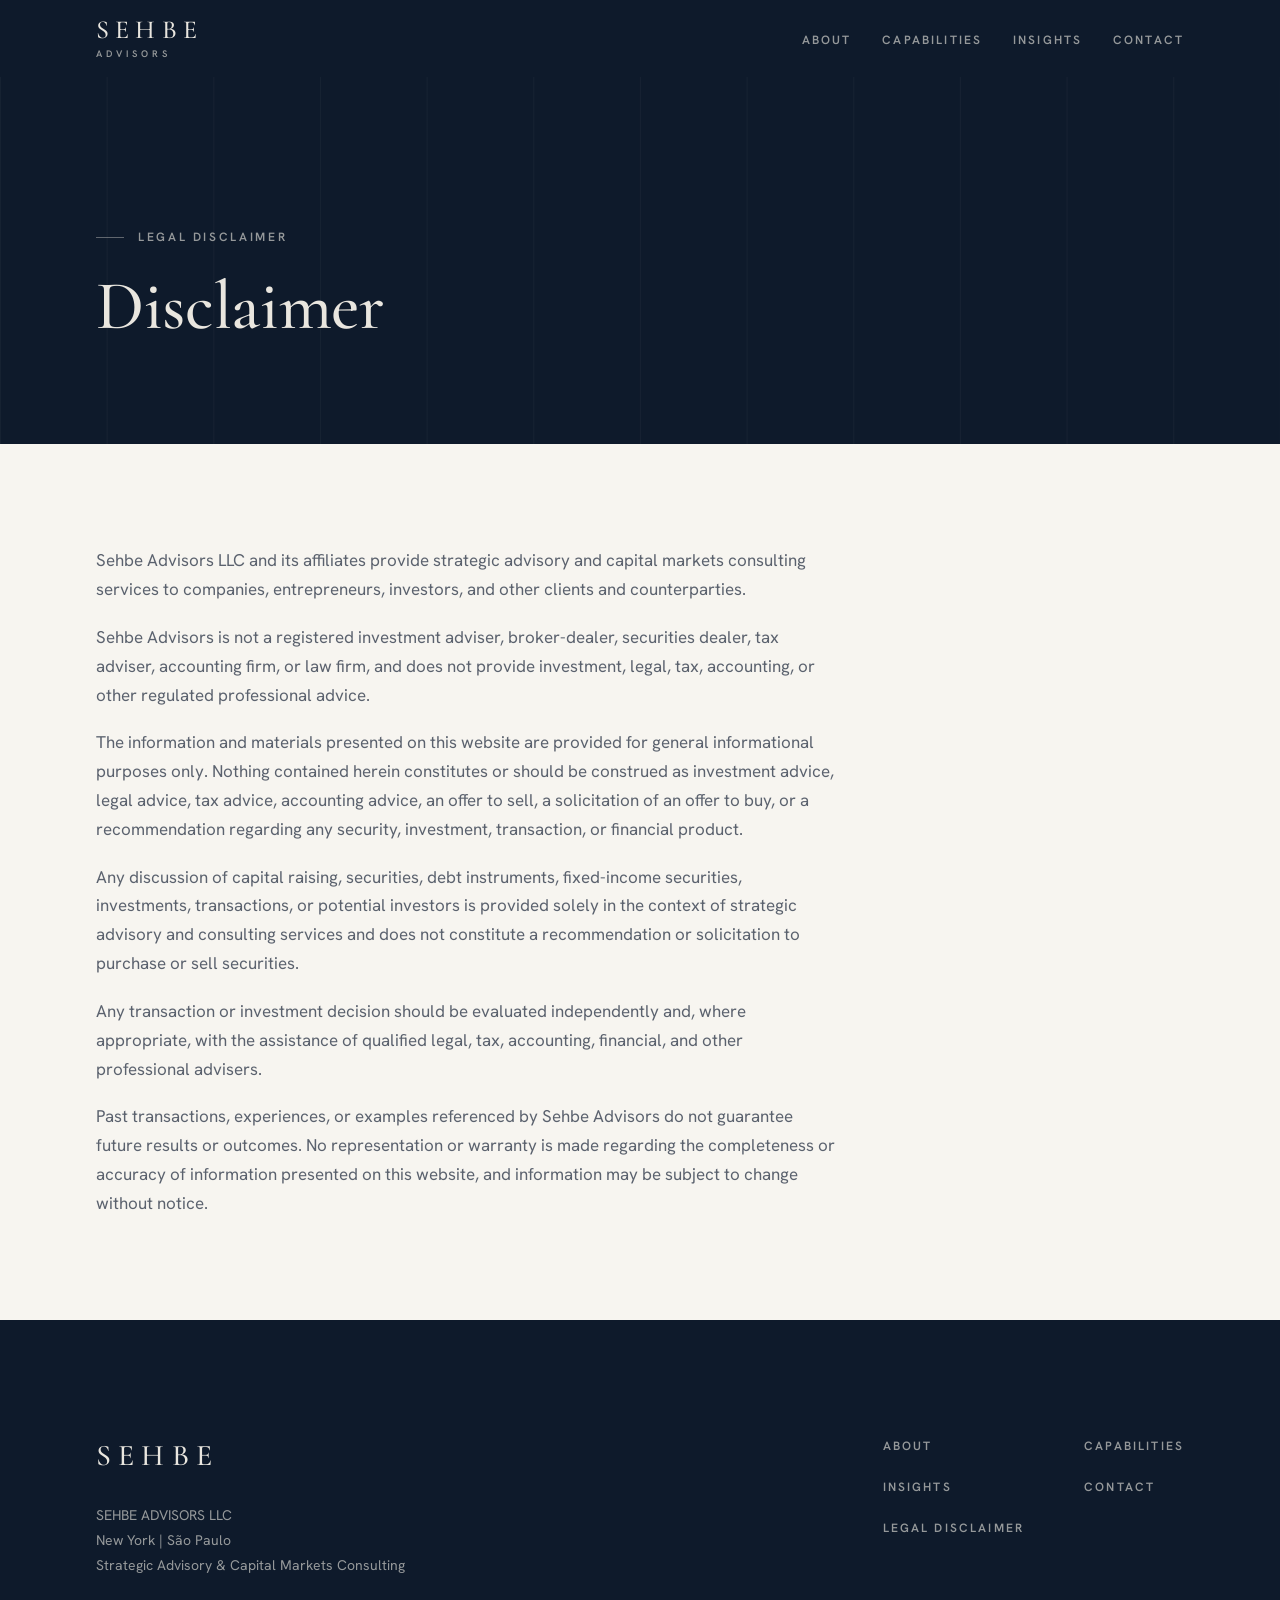
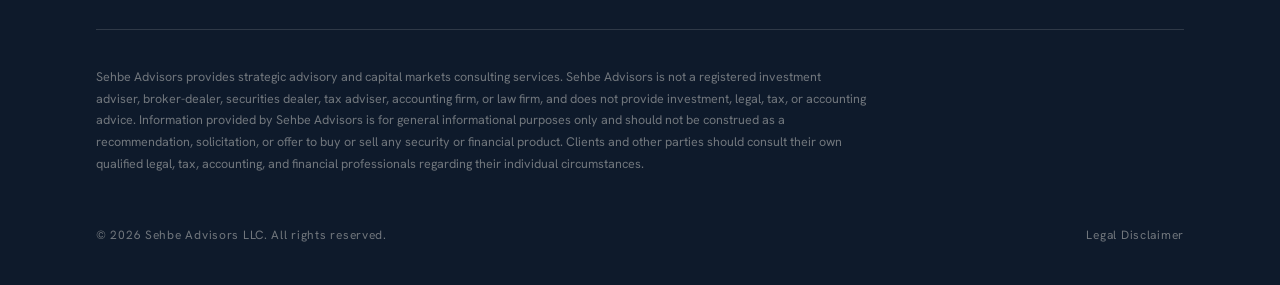
<file: disclaimer.html>
<!doctype html>
<html lang="en">
<head>
  <meta charset="utf-8">
  <meta name="viewport" content="width=device-width, initial-scale=1">
  <title>Legal Disclaimer | Sehbe Advisors</title>
  <meta name="description" content="Legal disclaimer for Sehbe Advisors LLC.">
  <meta property="og:title" content="Legal Disclaimer | Sehbe Advisors">
  <meta property="og:description" content="Legal disclaimer for Sehbe Advisors LLC.">
  <meta property="og:type" content="website">
  <meta name="theme-color" content="#0e1a2b">
  <link rel="icon" href="assets/favicon.svg" type="image/svg+xml">
  <link rel="preconnect" href="https://fonts.googleapis.com">
  <link rel="preconnect" href="https://fonts.gstatic.com" crossorigin>
  <link href="https://fonts.googleapis.com/css2?family=Cormorant+Garamond:wght@400;500;600&family=Hanken+Grotesk:wght@400;500;600&display=swap" rel="stylesheet">
  <link rel="stylesheet" href="assets/styles.css?v=3">
</head>
<body>
  <header class="site-header">
    <div class="wrap">
      <a class="brand" href="index.html" aria-label="Sehbe Advisors home">
        <span class="brand-name">SEHBE</span>
        <span class="brand-sub">ADVISORS</span>
      </a>
      <button class="menu-toggle" aria-label="Menu" aria-expanded="false" aria-controls="site-nav"><span></span><span></span><span></span></button>
      <nav class="nav" id="site-nav" aria-label="Primary">
        <ul>
          <li><a href="about.html">About</a></li>
          <li><a href="capabilities.html">Capabilities</a></li>
          <li><a href="insights.html">Insights</a></li>
          <li><a href="contact.html">Contact</a></li>
        </ul>
      </nav>
    </div>
  </header>

  <main>
    <section class="page-hero dark">
      <div class="wrap">
        <p class="eyebrow">Legal Disclaimer</p>
        <h1>Disclaimer</h1>
      </div>
    </section>

    <section class="section">
      <div class="wrap">
        <div class="legal">
          <p>Sehbe Advisors LLC and its affiliates provide strategic advisory and capital markets consulting services to companies, entrepreneurs, investors, and other clients and counterparties.</p>
          <p>Sehbe Advisors is not a registered investment adviser, broker-dealer, securities dealer, tax adviser, accounting firm, or law firm, and does not provide investment, legal, tax, accounting, or other regulated professional advice.</p>
          <p>The information and materials presented on this website are provided for general informational purposes only. Nothing contained herein constitutes or should be construed as investment advice, legal advice, tax advice, accounting advice, an offer to sell, a solicitation of an offer to buy, or a recommendation regarding any security, investment, transaction, or financial product.</p>
          <p>Any discussion of capital raising, securities, debt instruments, fixed-income securities, investments, transactions, or potential investors is provided solely in the context of strategic advisory and consulting services and does not constitute a recommendation or solicitation to purchase or sell securities.</p>
          <p>Any transaction or investment decision should be evaluated independently and, where appropriate, with the assistance of qualified legal, tax, accounting, financial, and other professional advisers.</p>
          <p>Past transactions, experiences, or examples referenced by Sehbe Advisors do not guarantee future results or outcomes. No representation or warranty is made regarding the completeness or accuracy of information presented on this website, and information may be subject to change without notice.</p>
        </div>
      </div>
    </section>

  </main>

  <footer class="site-footer">
    <div class="wrap">
      <div class="footer-top">
        <div>
          <span class="brand-name">SEHBE</span>
          <p class="footer-tag">SEHBE ADVISORS LLC<br>New York | São Paulo<br>Strategic Advisory &amp; Capital Markets Consulting</p>
        </div>
        <nav class="footer-nav" aria-label="Footer">
          <ul>
            <li><a href="about.html">About</a></li>
            <li><a href="capabilities.html">Capabilities</a></li>
            <li><a href="insights.html">Insights</a></li>
            <li><a href="contact.html">Contact</a></li>
            <li><a href="disclaimer.html">Legal Disclaimer</a></li>
          </ul>
        </nav>
      </div>
      <p class="footer-disclaimer">Sehbe Advisors provides strategic advisory and capital markets consulting services. Sehbe Advisors is not a registered investment adviser, broker-dealer, securities dealer, tax adviser, accounting firm, or law firm, and does not provide investment, legal, tax, or accounting advice. Information provided by Sehbe Advisors is for general informational purposes only and should not be construed as a recommendation, solicitation, or offer to buy or sell any security or financial product. Clients and other parties should consult their own qualified legal, tax, accounting, and financial professionals regarding their individual circumstances.</p>
      <div class="footer-bottom">
        <span>© 2026 Sehbe Advisors LLC. All rights reserved.</span>
        <a href="disclaimer.html">Legal Disclaimer</a>
      </div>
    </div>
  </footer>
  <script src="assets/main.js?v=3"></script>
</body>
</html>
</file>
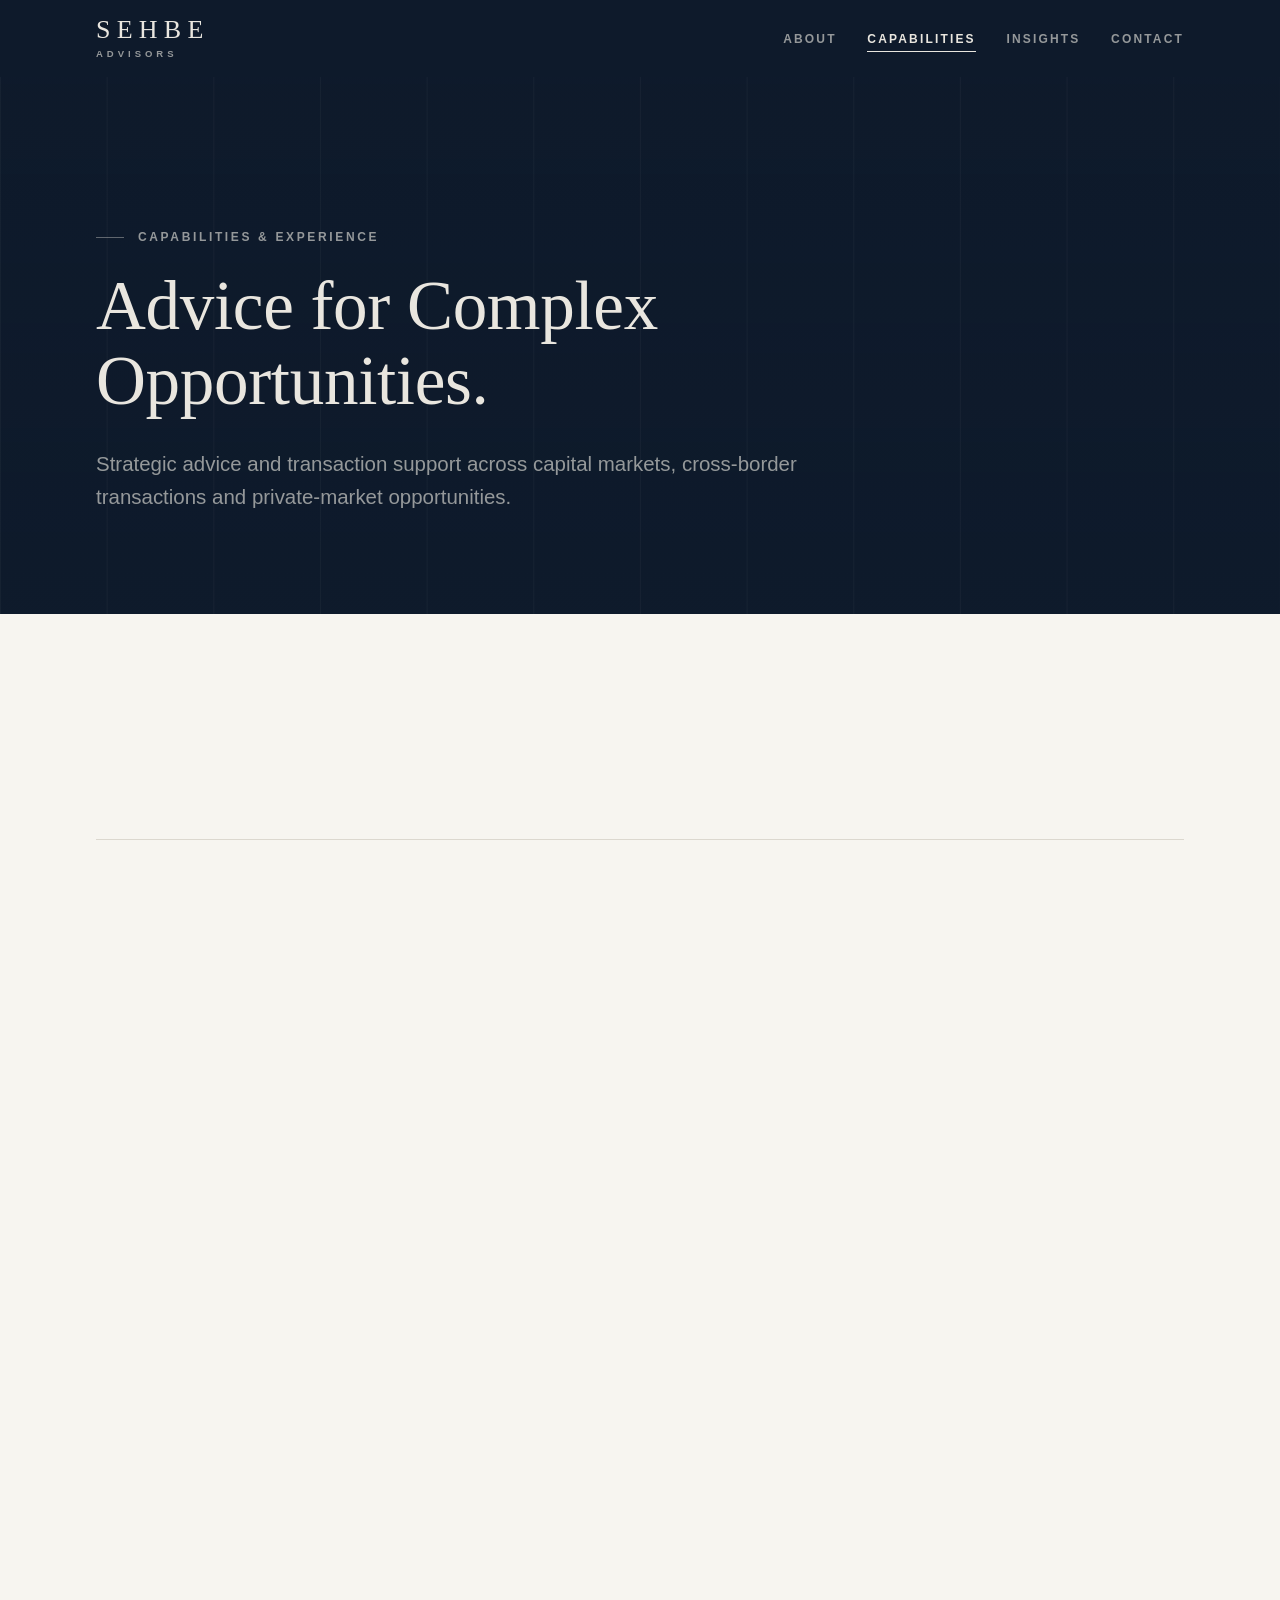
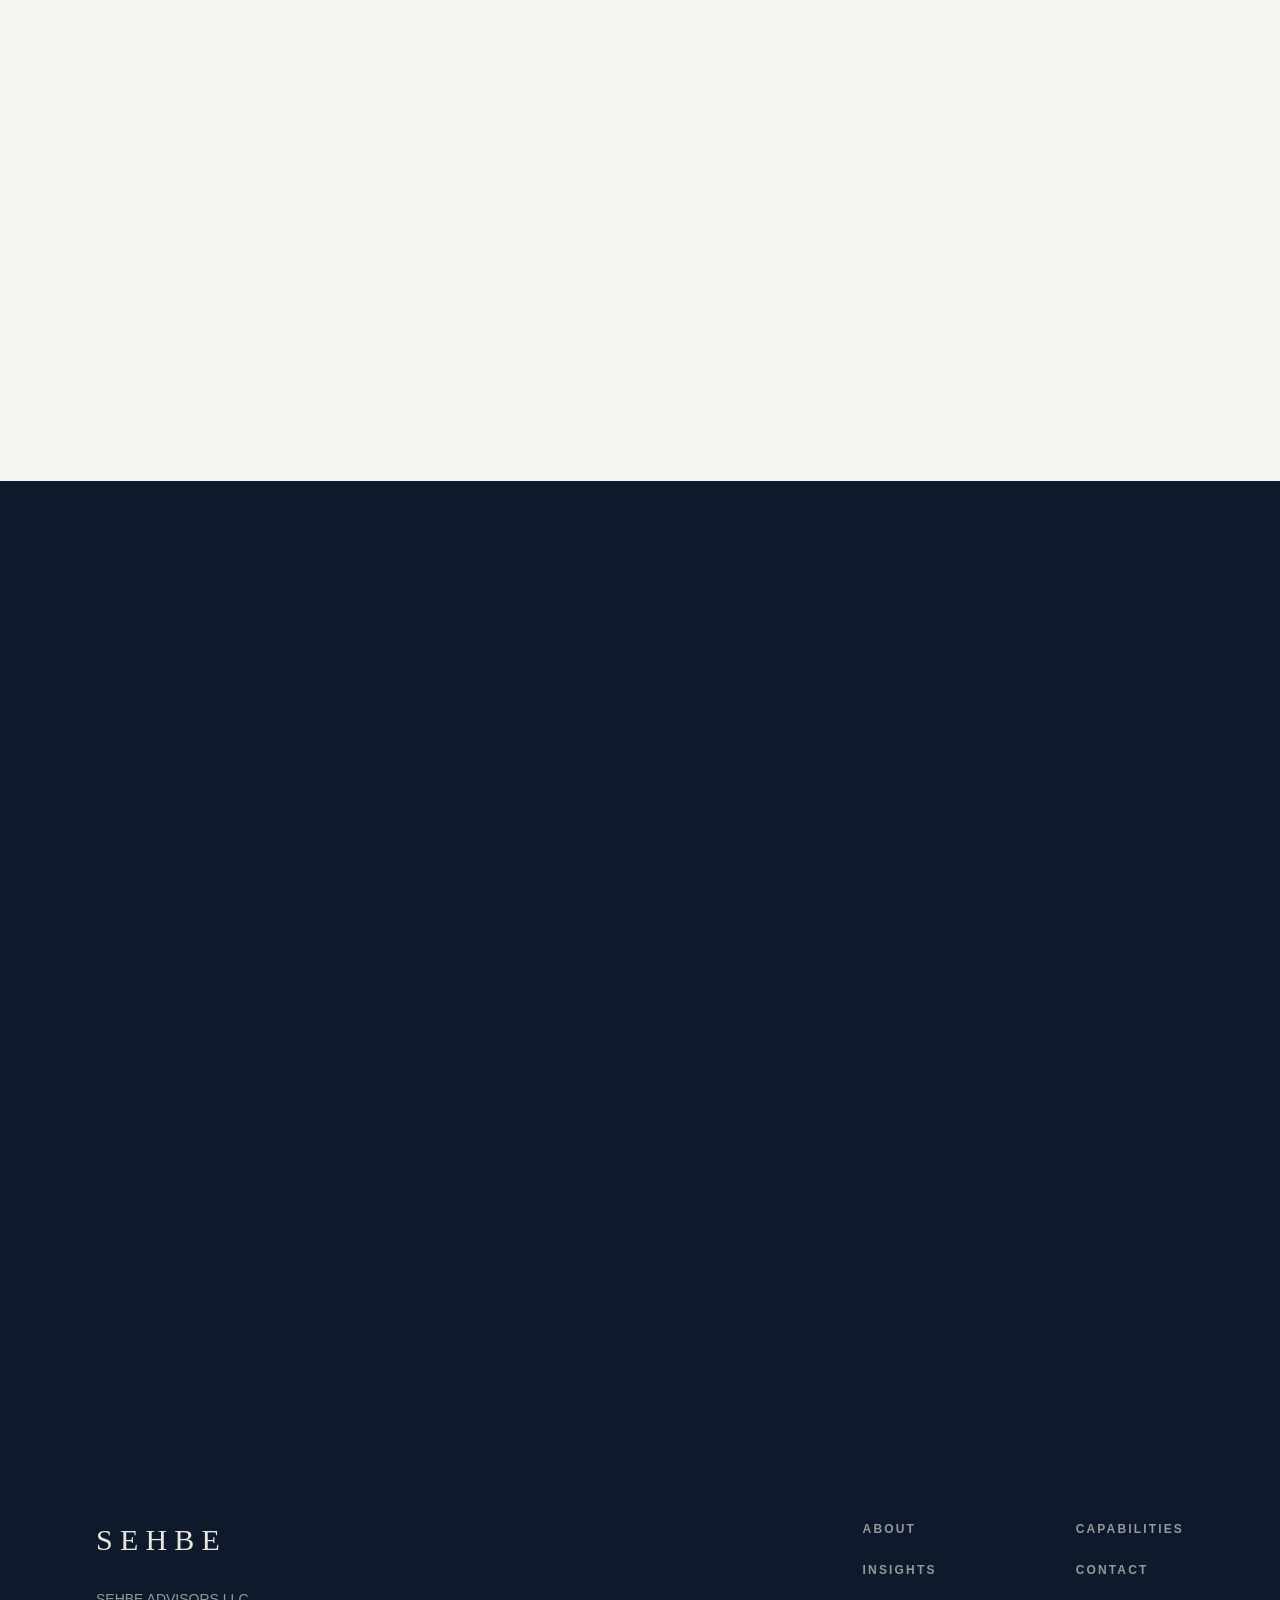
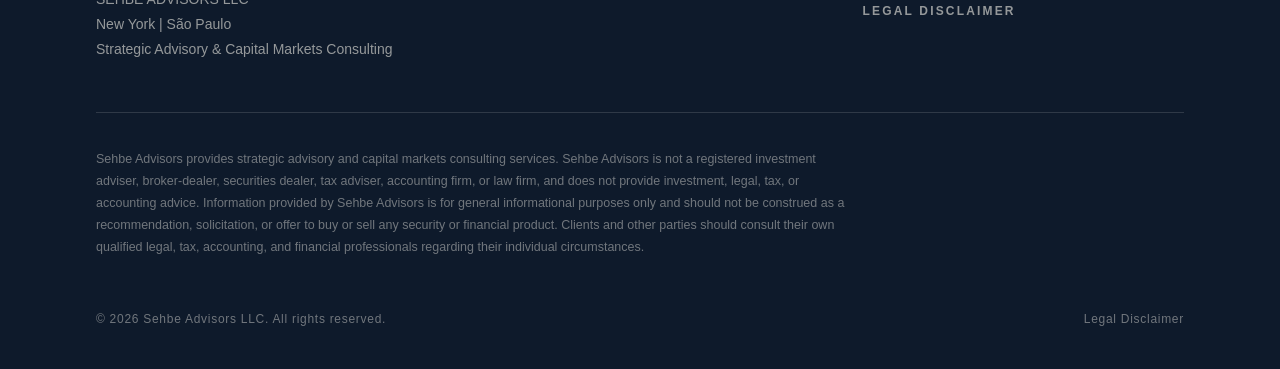
<file: experience.html>
<!doctype html>
<html lang="en"><head><meta charset="utf-8"><title>Sehbe Advisors</title><meta http-equiv="refresh" content="0; url=capabilities.html"><link rel="canonical" href="capabilities.html"></head><body><a href="capabilities.html">Continue</a></body></html>
</file>
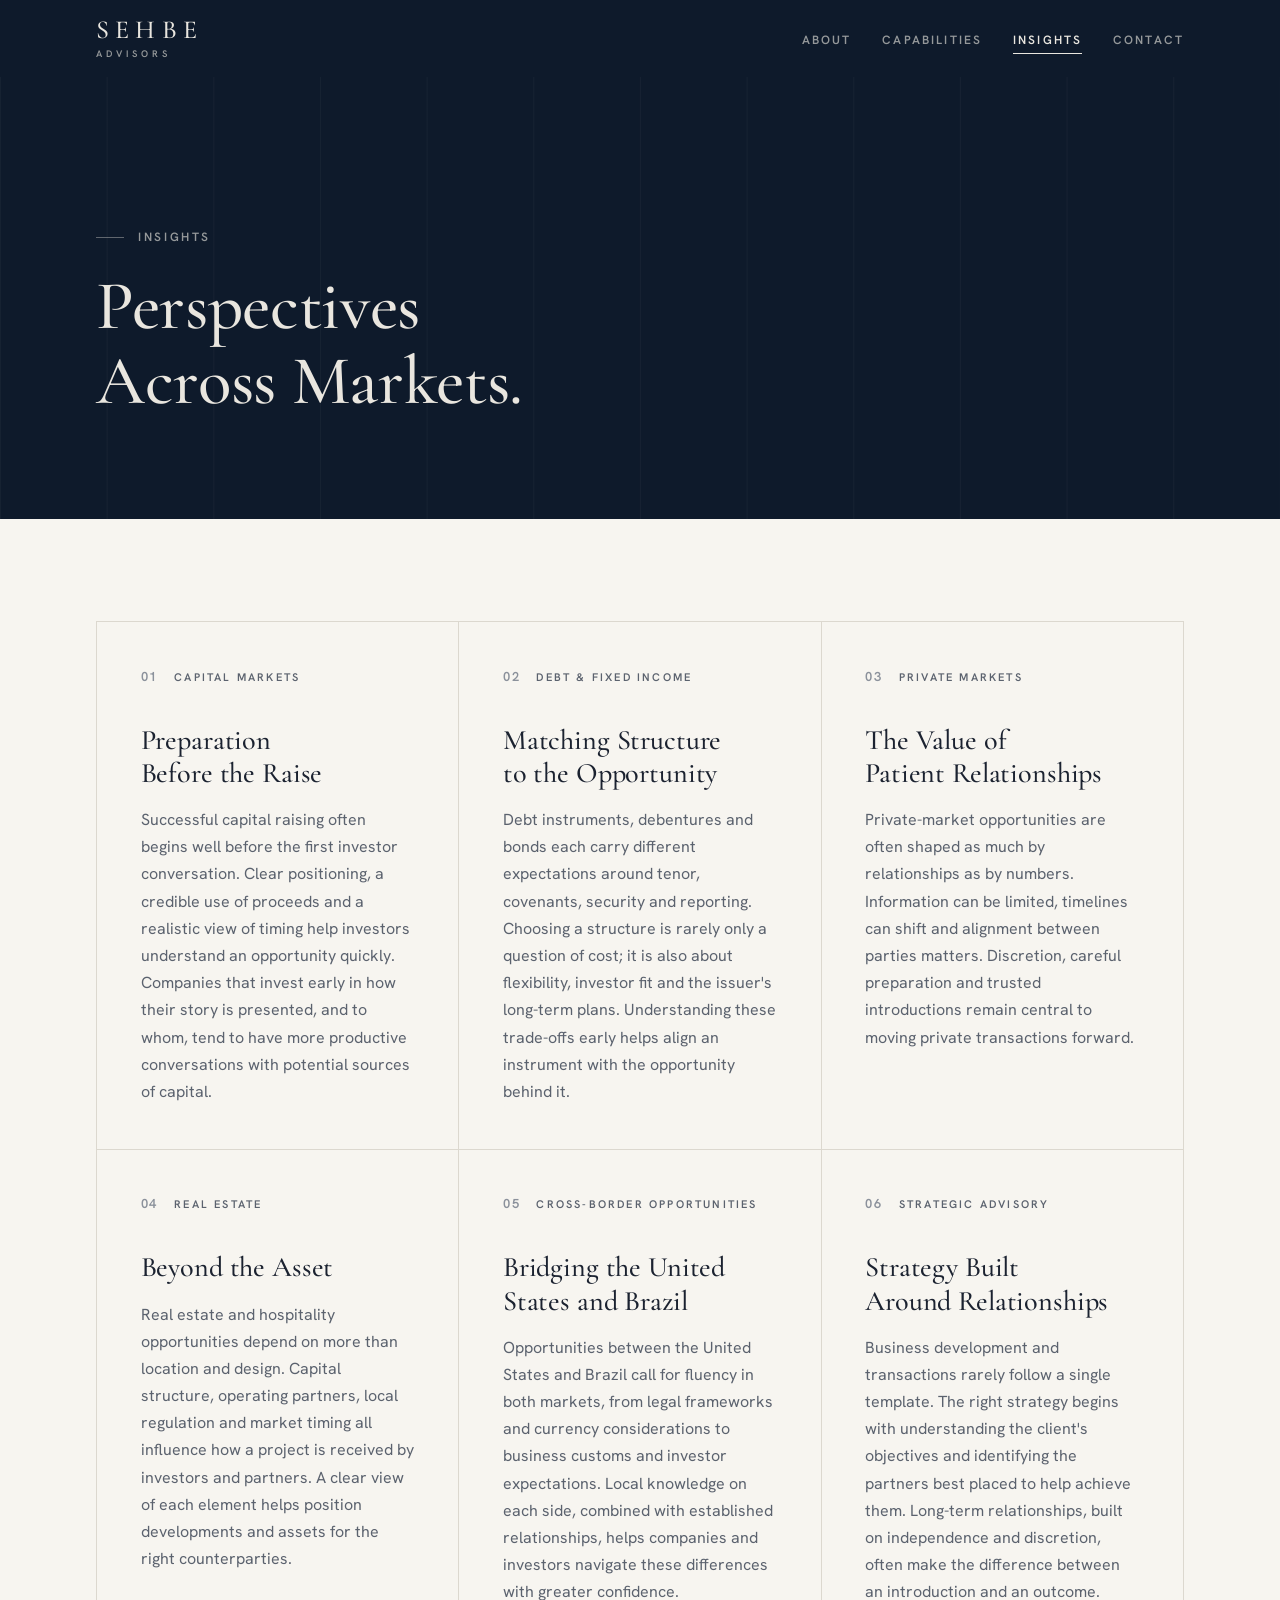
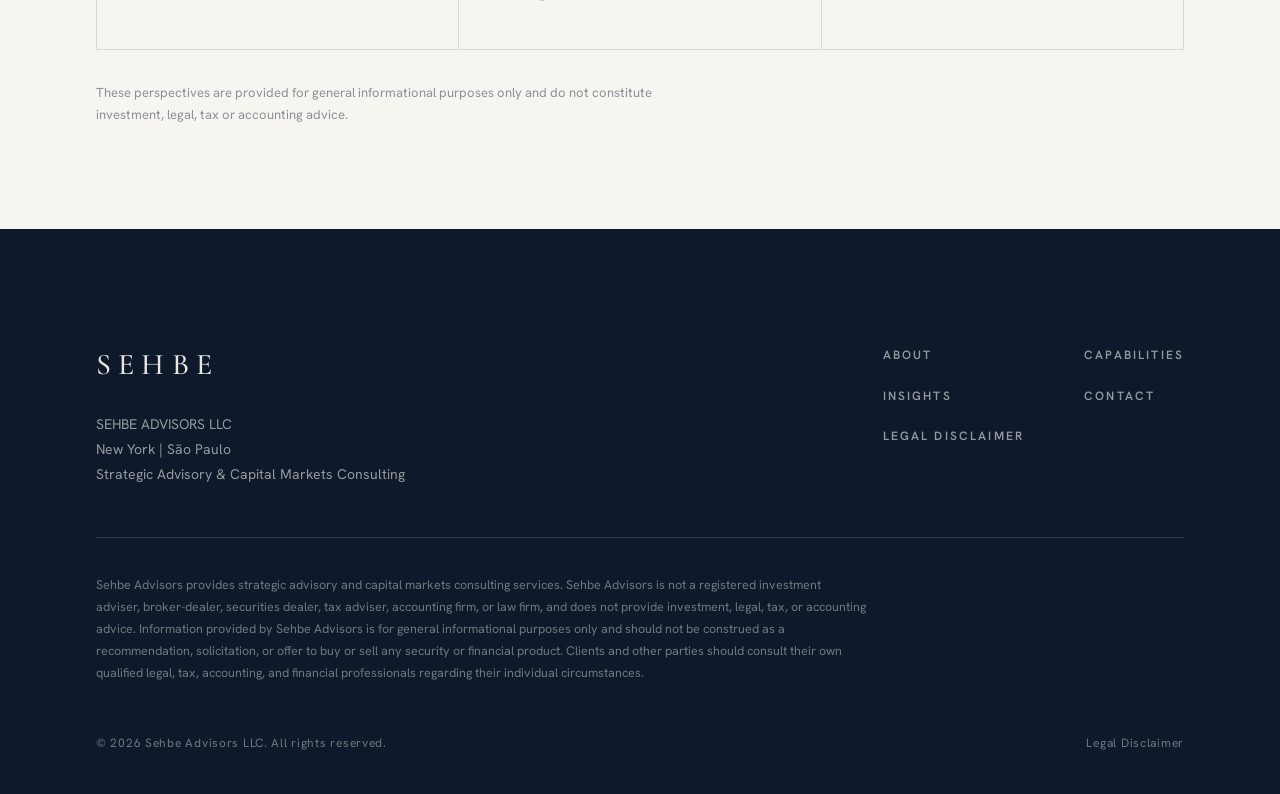
<file: insights.html>
<!doctype html>
<html lang="en">
<head>
  <meta charset="utf-8">
  <meta name="viewport" content="width=device-width, initial-scale=1">
  <title>Insights | Sehbe Advisors</title>
  <meta name="description" content="Perspectives on markets, transactions, capital and cross-border opportunities.">
  <meta property="og:title" content="Insights | Sehbe Advisors">
  <meta property="og:description" content="Perspectives on markets, transactions, capital and cross-border opportunities.">
  <meta property="og:type" content="website">
  <meta name="theme-color" content="#0e1a2b">
  <link rel="icon" href="assets/favicon.svg" type="image/svg+xml">
  <link rel="preconnect" href="https://fonts.googleapis.com">
  <link rel="preconnect" href="https://fonts.gstatic.com" crossorigin>
  <link href="https://fonts.googleapis.com/css2?family=Cormorant+Garamond:wght@400;500;600&family=Hanken+Grotesk:wght@400;500;600&display=swap" rel="stylesheet">
  <link rel="stylesheet" href="assets/styles.css?v=3">
</head>
<body>
  <header class="site-header">
    <div class="wrap">
      <a class="brand" href="index.html" aria-label="Sehbe Advisors home">
        <span class="brand-name">SEHBE</span>
        <span class="brand-sub">ADVISORS</span>
      </a>
      <button class="menu-toggle" aria-label="Menu" aria-expanded="false" aria-controls="site-nav"><span></span><span></span><span></span></button>
      <nav class="nav" id="site-nav" aria-label="Primary">
        <ul>
          <li><a href="about.html">About</a></li>
          <li><a href="capabilities.html">Capabilities</a></li>
          <li><a href="insights.html" aria-current="page">Insights</a></li>
          <li><a href="contact.html">Contact</a></li>
        </ul>
      </nav>
    </div>
  </header>

  <main>
    <section class="page-hero dark">
      <div class="wrap">
        <p class="eyebrow">Insights</p>
        <h1>Perspectives Across Markets.</h1>
      </div>
    </section>

    <section class="section">
      <div class="wrap">
      <div class="editorial-grid insights">
        <article class="reveal">
          <div class="insight-meta"><span class="num">01</span><span class="label">Capital Markets</span></div>
          <div><h3>Preparation Before the Raise</h3><p>Successful capital raising often begins well before the first investor conversation. Clear positioning, a credible use of proceeds and a realistic view of timing help investors understand an opportunity quickly. Companies that invest early in how their story is presented, and to whom, tend to have more productive conversations with potential sources of capital.</p></div>
        </article>
        <article class="reveal">
          <div class="insight-meta"><span class="num">02</span><span class="label">Debt &amp; Fixed Income</span></div>
          <div><h3>Matching Structure to the Opportunity</h3><p>Debt instruments, debentures and bonds each carry different expectations around tenor, covenants, security and reporting. Choosing a structure is rarely only a question of cost; it is also about flexibility, investor fit and the issuer's long-term plans. Understanding these trade-offs early helps align an instrument with the opportunity behind it.</p></div>
        </article>
        <article class="reveal">
          <div class="insight-meta"><span class="num">03</span><span class="label">Private Markets</span></div>
          <div><h3>The Value of Patient Relationships</h3><p>Private-market opportunities are often shaped as much by relationships as by numbers. Information can be limited, timelines can shift and alignment between parties matters. Discretion, careful preparation and trusted introductions remain central to moving private transactions forward.</p></div>
        </article>
        <article class="reveal">
          <div class="insight-meta"><span class="num">04</span><span class="label">Real Estate</span></div>
          <div><h3>Beyond the Asset</h3><p>Real estate and hospitality opportunities depend on more than location and design. Capital structure, operating partners, local regulation and market timing all influence how a project is received by investors and partners. A clear view of each element helps position developments and assets for the right counterparties.</p></div>
        </article>
        <article class="reveal">
          <div class="insight-meta"><span class="num">05</span><span class="label">Cross-Border Opportunities</span></div>
          <div><h3>Bridging the United States and Brazil</h3><p>Opportunities between the United States and Brazil call for fluency in both markets, from legal frameworks and currency considerations to business customs and investor expectations. Local knowledge on each side, combined with established relationships, helps companies and investors navigate these differences with greater confidence.</p></div>
        </article>
        <article class="reveal">
          <div class="insight-meta"><span class="num">06</span><span class="label">Strategic Advisory</span></div>
          <div><h3>Strategy Built Around Relationships</h3><p>Business development and transactions rarely follow a single template. The right strategy begins with understanding the client's objectives and identifying the partners best placed to help achieve them. Long-term relationships, built on independence and discretion, often make the difference between an introduction and an outcome.</p></div>
        </article>
      </div>
        <p class="insight-note">These perspectives are provided for general informational purposes only and do not constitute investment, legal, tax or accounting advice.</p>
      </div>
    </section>

  </main>

  <footer class="site-footer">
    <div class="wrap">
      <div class="footer-top">
        <div>
          <span class="brand-name">SEHBE</span>
          <p class="footer-tag">SEHBE ADVISORS LLC<br>New York | São Paulo<br>Strategic Advisory &amp; Capital Markets Consulting</p>
        </div>
        <nav class="footer-nav" aria-label="Footer">
          <ul>
            <li><a href="about.html">About</a></li>
            <li><a href="capabilities.html">Capabilities</a></li>
            <li><a href="insights.html">Insights</a></li>
            <li><a href="contact.html">Contact</a></li>
            <li><a href="disclaimer.html">Legal Disclaimer</a></li>
          </ul>
        </nav>
      </div>
      <p class="footer-disclaimer">Sehbe Advisors provides strategic advisory and capital markets consulting services. Sehbe Advisors is not a registered investment adviser, broker-dealer, securities dealer, tax adviser, accounting firm, or law firm, and does not provide investment, legal, tax, or accounting advice. Information provided by Sehbe Advisors is for general informational purposes only and should not be construed as a recommendation, solicitation, or offer to buy or sell any security or financial product. Clients and other parties should consult their own qualified legal, tax, accounting, and financial professionals regarding their individual circumstances.</p>
      <div class="footer-bottom">
        <span>© 2026 Sehbe Advisors LLC. All rights reserved.</span>
        <a href="disclaimer.html">Legal Disclaimer</a>
      </div>
    </div>
  </footer>
  <script src="assets/main.js?v=3"></script>
</body>
</html>
</file>
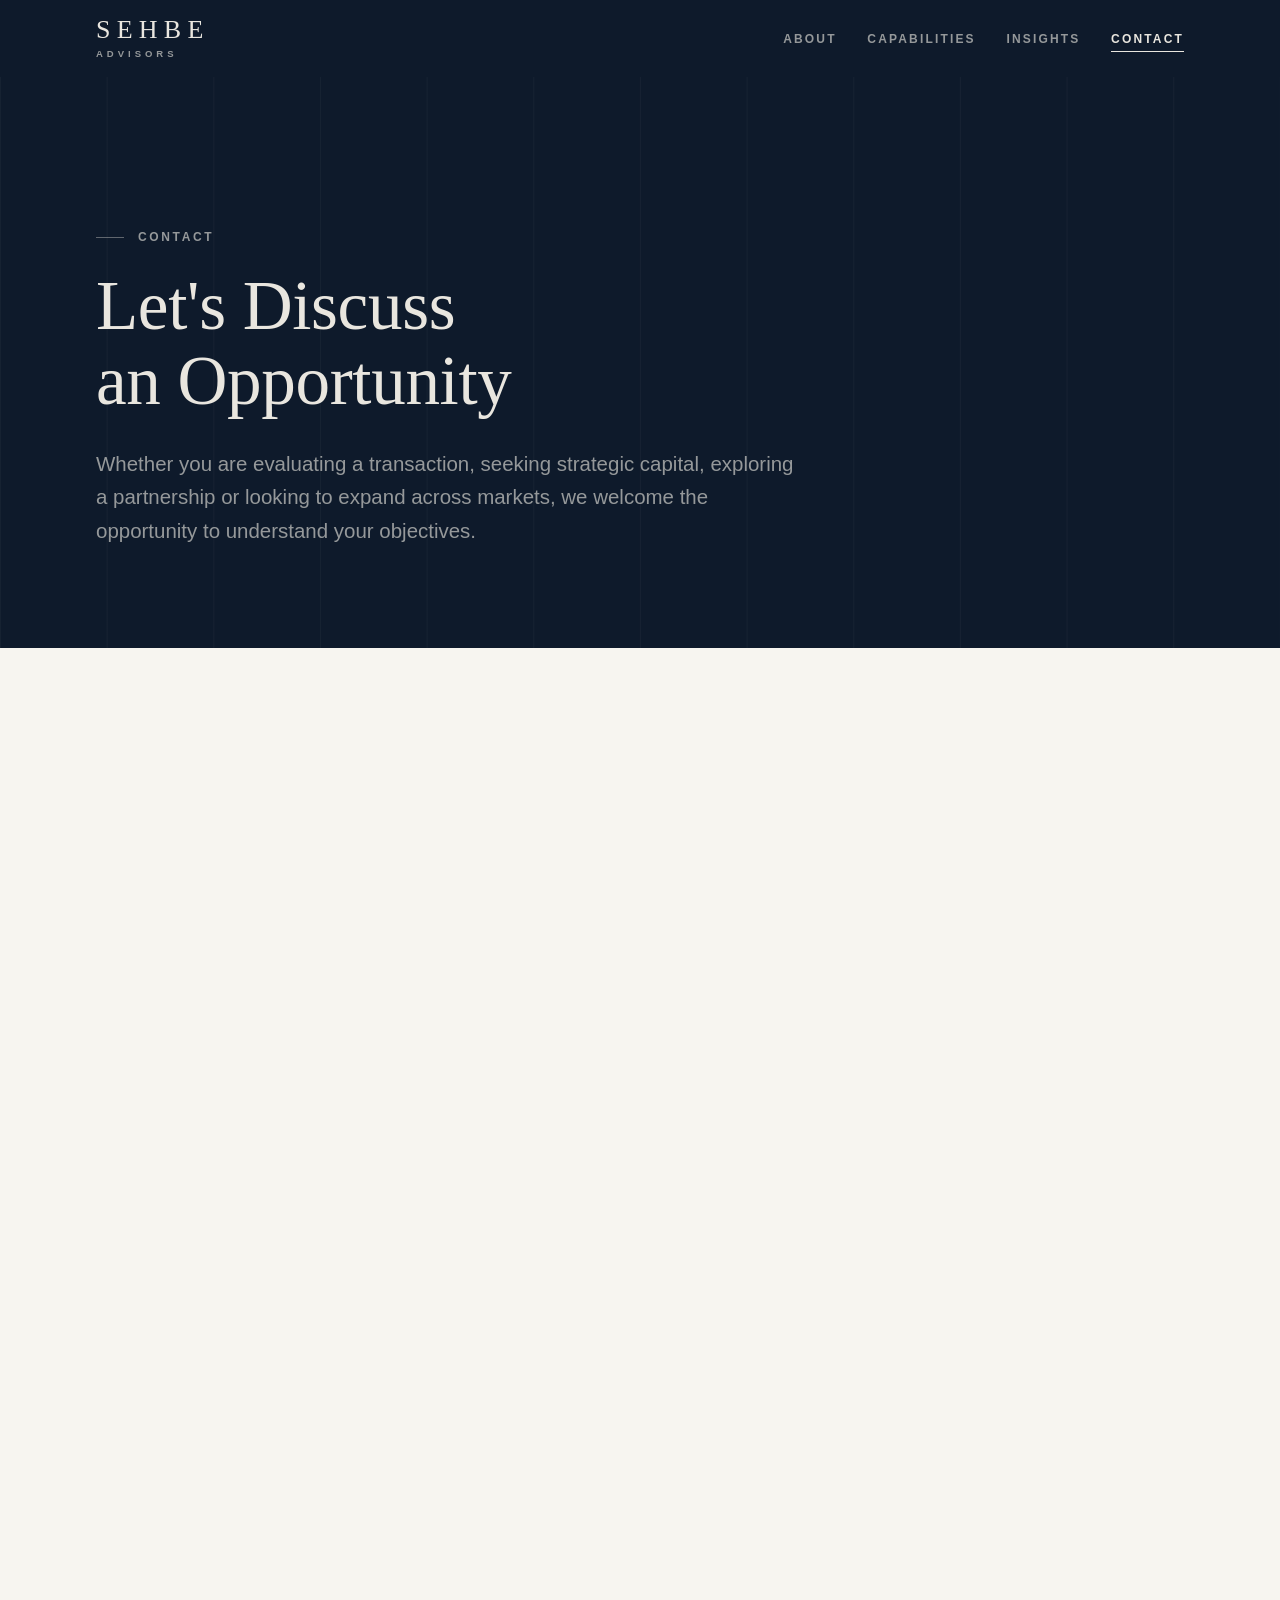
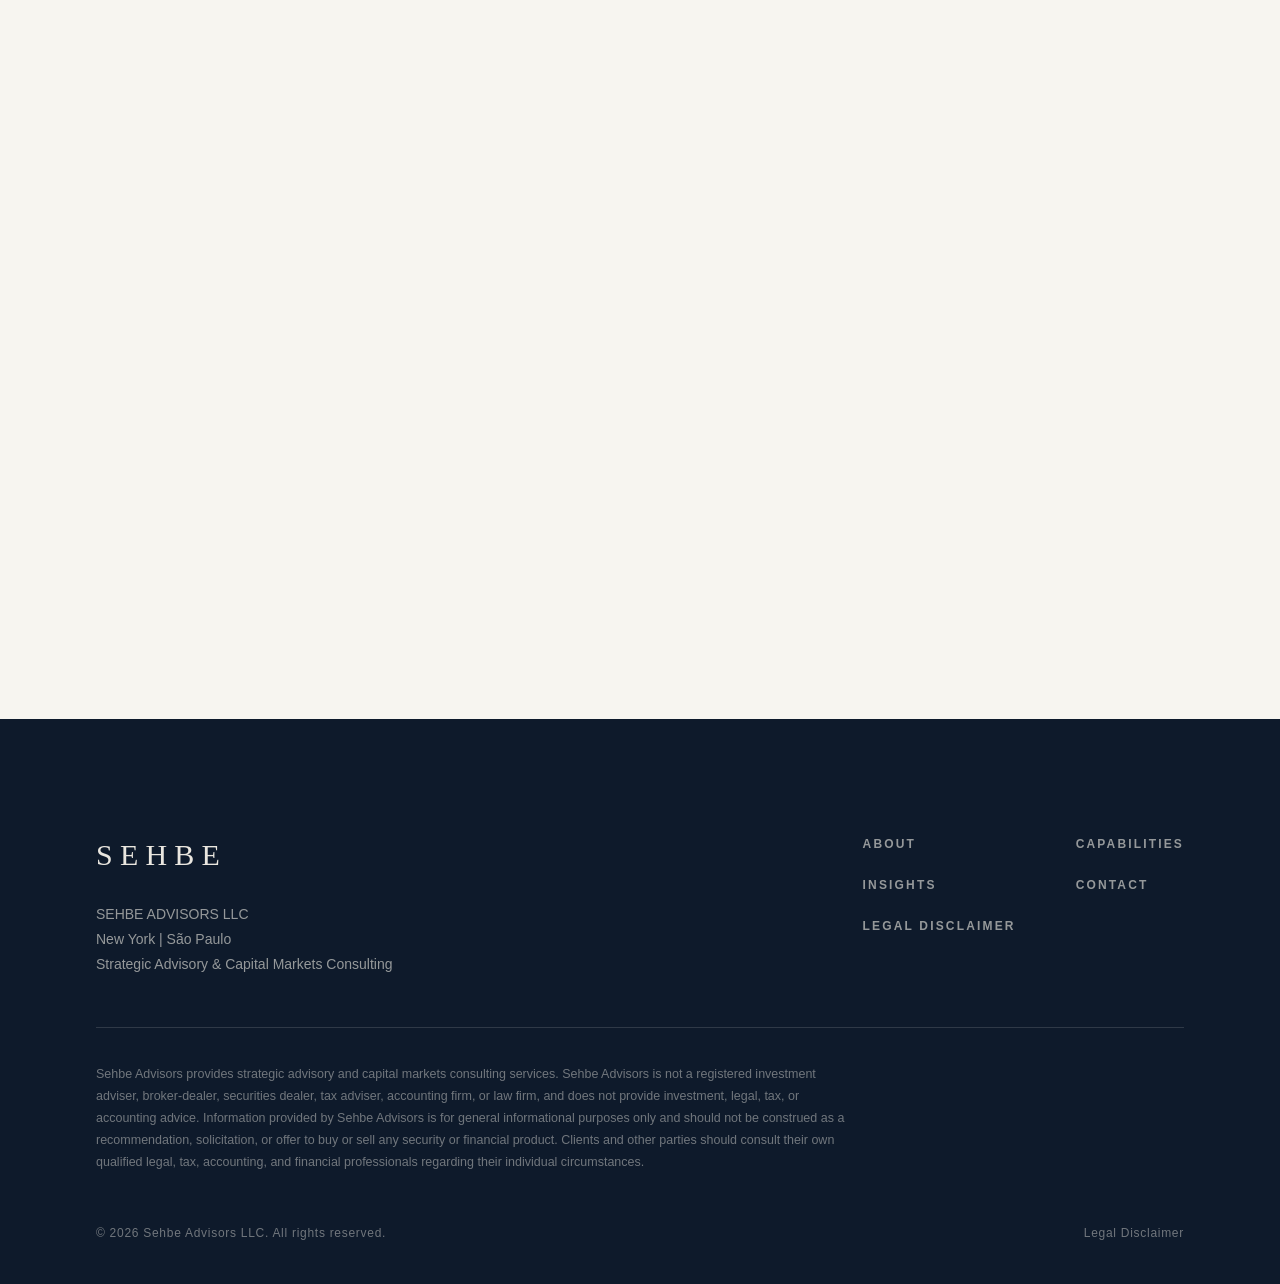
<file: leadership.html>
<!doctype html>
<html lang="en"><head><meta charset="utf-8"><title>Sehbe Advisors</title><meta http-equiv="refresh" content="0; url=contact.html"><link rel="canonical" href="contact.html"></head><body><a href="contact.html">Continue</a></body></html>
</file>
<file: assets/styles.css>
/* Sehbe Advisors — site styles */
:root {
  --navy: #0e1a2b;
  --navy-2: #14233a;
  --ink: #1b2230;
  --paper: #f7f5f0;
  --white: #ffffff;
  --gray: #8b919b;
  --gray-2: #5b626e;
  --line: #dcd8cf;
  --line-dark: rgba(247, 245, 240, 0.14);
  --text-on-dark: #e9e6df;
  --muted-on-dark: rgba(233, 230, 223, 0.62);
  --serif: "Cormorant Garamond", "Times New Roman", Georgia, serif;
  --sans: "Hanken Grotesk", "Helvetica Neue", Arial, sans-serif;
  --wrap: 1200px;
  --gutter: clamp(20px, 5vw, 56px);
  --header-h: 76px;
}

*, *::before, *::after { box-sizing: border-box; }
html { -webkit-text-size-adjust: 100%; scroll-behavior: smooth; scroll-padding-top: var(--header-h); }
body {
  margin: 0;
  background: var(--paper);
  color: var(--ink);
  font-family: var(--sans);
  font-size: 17px;
  line-height: 1.7;
  -webkit-font-smoothing: antialiased;
}
img { max-width: 100%; display: block; }
a { color: inherit; }
p { margin: 0 0 1.1em; }
p:last-child { margin-bottom: 0; }

.wrap { max-width: var(--wrap); margin: 0 auto; padding: 0 var(--gutter); }

/* ---------- Type ---------- */
.eyebrow {
  font-family: var(--sans);
  font-size: 12px;
  font-weight: 600;
  letter-spacing: 0.22em;
  text-transform: uppercase;
  color: var(--gray-2);
  margin: 0 0 22px;
  display: flex;
  align-items: center;
  gap: 14px;
}
.eyebrow::before { content: ""; width: 28px; height: 1px; background: currentColor; opacity: 0.6; }
.dark .eyebrow { color: var(--muted-on-dark); }

h1, h2, h3 {
  font-family: var(--serif);
  font-weight: 500;
  letter-spacing: -0.005em;
  line-height: 1.08;
  margin: 0 0 0.5em;
  text-wrap: balance;
}
h1 { font-size: clamp(42px, 6.2vw, 80px); }
h2 { font-size: clamp(34px, 4.2vw, 54px); }
h3 { font-size: clamp(24px, 2.2vw, 30px); line-height: 1.18; }
.lead { font-size: clamp(18px, 1.6vw, 21px); line-height: 1.65; color: var(--gray-2); max-width: 62ch; }
.dark .lead { color: var(--muted-on-dark); }
.label {
  font-size: 12px;
  font-weight: 600;
  letter-spacing: 0.2em;
  text-transform: uppercase;
}

/* ---------- Buttons ---------- */
.btn {
  display: inline-flex;
  align-items: center;
  gap: 14px;
  font-size: 13px;
  font-weight: 600;
  letter-spacing: 0.16em;
  text-transform: uppercase;
  text-decoration: none;
  padding: 16px 26px;
  border: 1px solid var(--ink);
  color: var(--ink);
  transition: background 0.25s, color 0.25s, border-color 0.25s;
}
.btn::after { content: "→"; font-size: 15px; letter-spacing: 0; transition: transform 0.25s; }
.btn:hover { background: var(--ink); color: var(--paper); }
.btn:hover::after { transform: translateX(4px); }
.dark .btn, .hero .btn { border-color: rgba(233, 230, 223, 0.5); color: var(--text-on-dark); }
.dark .btn:hover, .hero .btn:hover { background: var(--paper); color: var(--navy); border-color: var(--paper); }
.text-link {
  font-size: 13px; font-weight: 600; letter-spacing: 0.16em; text-transform: uppercase;
  text-decoration: none; border-bottom: 1px solid currentColor; padding-bottom: 4px;
}

/* ---------- Header ---------- */
.site-header {
  position: sticky; top: 0; z-index: 50;
  background: var(--navy);
  color: var(--text-on-dark);
  border-bottom: 1px solid transparent;
  transition: border-color 0.3s;
}
.site-header.scrolled { border-bottom-color: var(--line-dark); }
.site-header .wrap { display: flex; align-items: center; justify-content: space-between; height: var(--header-h); }
.brand { text-decoration: none; display: flex; flex-direction: column; line-height: 1; }
.brand-name { font-family: var(--serif); font-size: 26px; font-weight: 500; letter-spacing: 0.24em; }
.brand-sub { font-size: 9.5px; font-weight: 600; letter-spacing: 0.42em; margin-top: 6px; color: var(--muted-on-dark); }
.nav ul { list-style: none; margin: 0; padding: 0; display: flex; gap: clamp(18px, 2.4vw, 36px); }
.nav a {
  font-size: 12px; font-weight: 600; letter-spacing: 0.18em; text-transform: uppercase;
  text-decoration: none; color: var(--muted-on-dark); padding: 6px 0; position: relative; transition: color 0.2s;
}
.nav a::after {
  content: ""; position: absolute; left: 0; right: 0; bottom: 0; height: 1px; background: currentColor;
  transform: scaleX(0); transform-origin: left; transition: transform 0.3s;
}
.nav a:hover, .nav a[aria-current="page"] { color: var(--text-on-dark); }
.nav a:hover::after, .nav a[aria-current="page"]::after { transform: scaleX(1); }
.menu-toggle {
  display: none; background: none; border: 0; color: inherit; cursor: pointer;
  width: 44px; height: 44px; margin-right: -10px; position: relative;
}
.menu-toggle span { position: absolute; left: 11px; right: 11px; height: 1px; background: currentColor; transition: transform 0.3s, opacity 0.3s; }
.menu-toggle span:nth-child(1) { top: 16px; }
.menu-toggle span:nth-child(2) { top: 22px; }
.menu-toggle span:nth-child(3) { top: 28px; }
.menu-open .menu-toggle span:nth-child(1) { transform: translateY(6px) rotate(45deg); }
.menu-open .menu-toggle span:nth-child(2) { opacity: 0; }
.menu-open .menu-toggle span:nth-child(3) { transform: translateY(-6px) rotate(-45deg); }

/* ---------- Sections ---------- */
.section { padding: clamp(80px, 11vw, 150px) 0; }
.section + .section.tight-top { padding-top: 0; }
.dark { background: var(--navy); color: var(--text-on-dark); }
.white { background: var(--white); }
.rule { border: 0; border-top: 1px solid var(--line); margin: 0; }

.split { display: grid; grid-template-columns: 5fr 7fr; gap: clamp(40px, 7vw, 110px); align-items: start; }
.split .body { padding-top: 8px; }
.split .body .btn, .split .body .text-link { margin-top: 26px; }

/* ---------- Hero ---------- */
.hero {
  position: relative; overflow: hidden;
  background: var(--navy); color: var(--text-on-dark);
  min-height: calc(100svh - var(--header-h));
  display: flex; flex-direction: column; justify-content: flex-end;
  padding: clamp(80px, 12vh, 140px) 0 0;
}
/* Fine architectural grid */
.hero::before {
  content: ""; position: absolute; inset: 0; pointer-events: none;
  background-image: linear-gradient(to right, rgba(233,230,223,0.045) 1px, transparent 1px);
  background-size: calc(100% / 12) 100%;
}
/* Optional photo: add class "has-photo" and set --hero-img on .hero */
.hero.has-photo { background: linear-gradient(180deg, rgba(14,26,43,0.55), rgba(14,26,43,0.92)), var(--hero-img) center/cover no-repeat; }
.hero .wrap { position: relative; width: 100%; }
.hero h1 { max-width: 19ch; margin-bottom: 30px; }
.hero .lead { max-width: 54ch; margin-bottom: 44px; }
.hero-arc { position: absolute; right: -4%; top: 6%; width: min(62vw, 820px); opacity: 0.9; pointer-events: none; }
.hero-cities {
  position: relative; margin-top: clamp(70px, 10vh, 120px);
  border-top: 1px solid var(--line-dark);
  display: grid; grid-template-columns: 1fr 1fr;
}
.hero-cities > div { padding: 26px 0 30px; display: flex; justify-content: space-between; gap: 20px; align-items: baseline; }
.hero-cities > div + div { border-left: 1px solid var(--line-dark); padding-left: clamp(20px, 3vw, 40px); }
.hero-cities > div:first-child { padding-right: clamp(20px, 3vw, 40px); }
.hero-cities .city { font-family: var(--serif); font-size: clamp(22px, 2.2vw, 28px); }
.hero-cities .coord { font-size: 12px; letter-spacing: 0.14em; color: var(--muted-on-dark); white-space: nowrap; }

/* ---------- Page header (inner pages) ---------- */
.page-hero { background: var(--navy); color: var(--text-on-dark); padding: clamp(80px, 12vw, 150px) 0 clamp(60px, 8vw, 100px); position: relative; overflow: hidden; }
.page-hero::before {
  content: ""; position: absolute; inset: 0; pointer-events: none;
  background-image: linear-gradient(to right, rgba(233,230,223,0.04) 1px, transparent 1px);
  background-size: calc(100% / 12) 100%;
}
.page-hero .wrap { position: relative; }
.page-hero h1 { font-size: clamp(40px, 5.4vw, 70px); max-width: 20ch; margin-bottom: 0; }
.page-hero .lead { margin-top: 28px; }

/* ---------- Numbered list (What we do / Capabilities) ---------- */
.index-list { list-style: none; margin: 0; padding: 0; border-top: 1px solid var(--line); }
.index-list li {
  display: grid; grid-template-columns: 80px 1fr 1.25fr; gap: clamp(20px, 4vw, 60px);
  padding: 34px 0; border-bottom: 1px solid var(--line); align-items: baseline;
}
.index-list .num { font-size: 13px; font-weight: 600; letter-spacing: 0.14em; color: var(--gray); }
.index-list h3 { margin: 0; }
.index-list p { color: var(--gray-2); margin: 0; }
.section-head { display: flex; justify-content: space-between; align-items: end; gap: 30px; margin-bottom: clamp(40px, 5vw, 70px); flex-wrap: wrap; }
.section-head h2 { margin: 0; max-width: 22ch; }

/* ---------- Two cities ---------- */
.cities { display: grid; grid-template-columns: 1fr 1fr; margin-top: clamp(50px, 6vw, 80px); border: 1px solid var(--line-dark); }
.city-panel {
  position: relative; min-height: 380px; padding: clamp(28px, 4vw, 48px);
  display: flex; flex-direction: column; justify-content: space-between;
  background: var(--navy-2);
  background-size: cover; background-position: center;
}
.city-panel + .city-panel { border-left: 1px solid var(--line-dark); }
/* Optional photo: set style="--city-img:url(...)" and class "has-photo" */
.city-panel.has-photo { background-image: linear-gradient(180deg, rgba(14,26,43,0.2), rgba(14,26,43,0.88)), var(--city-img); }
.city-panel .coord { font-size: 12px; letter-spacing: 0.14em; color: var(--muted-on-dark); }
.city-panel h3 { font-size: clamp(40px, 5vw, 64px); margin: 0 0 18px; }
.city-panel ul { list-style: none; margin: 0; padding: 0; display: flex; flex-direction: column; gap: 4px; }
.city-panel li { font-size: 13px; letter-spacing: 0.08em; color: var(--muted-on-dark); }

/* ---------- Editorial grid (experience / insights) ---------- */
.editorial-grid {
  display: grid; grid-template-columns: repeat(3, 1fr);
  border-top: 1px solid var(--line); border-left: 1px solid var(--line);
}
.editorial-grid > article {
  padding: clamp(28px, 3.4vw, 46px); min-height: 280px;
  border-right: 1px solid var(--line); border-bottom: 1px solid var(--line);
  display: flex; flex-direction: column; justify-content: flex-start; gap: 56px;
  transition: background 0.3s;
}
.editorial-grid > article:hover { background: var(--white); }
.white .editorial-grid > article:hover { background: var(--paper); }
.editorial-grid .num { font-size: 13px; font-weight: 600; letter-spacing: 0.14em; color: var(--gray); }
.editorial-grid h3 { margin: 0 0 14px; }
.editorial-grid p { color: var(--gray-2); margin: 0; font-size: 16px; }
.editorial-grid.four { grid-template-columns: repeat(4, 1fr); }
.editorial-grid.four > article { min-height: 240px; }

/* ---------- Principles ---------- */
.principles { display: grid; grid-template-columns: repeat(4, 1fr); gap: 0; margin-top: clamp(50px, 6vw, 80px); border-top: 1px solid var(--line-dark); }
.principles > div { padding: 32px 28px 0 0; }
.principles > div + div { padding-left: 28px; border-left: 1px solid var(--line-dark); }
.principles .label { color: var(--text-on-dark); display: block; margin-bottom: 14px; }
.principles p { color: var(--muted-on-dark); font-size: 16px; }
.light-principles { border-top-color: var(--line); }
.light-principles > div + div { border-left-color: var(--line); }
.light-principles .label { color: var(--ink); }
.light-principles p { color: var(--gray-2); }

/* ---------- Philosophy ---------- */
.philosophy { font-family: var(--serif); font-size: clamp(30px, 3.8vw, 50px); line-height: 1.2; margin: 0; }
.philosophy span { display: block; }
.philosophy span:nth-child(2) { padding-left: 1.4em; }
.philosophy span:nth-child(3) { padding-left: 2.8em; }

/* ---------- Closing CTA ---------- */
.closing { text-align: left; }
.closing h2 { max-width: 16ch; }
.closing .lead { margin-bottom: 44px; }

/* ---------- Leadership ---------- */
.leader { display: grid; grid-template-columns: 4fr 7fr; gap: clamp(40px, 7vw, 110px); align-items: start; }
.portrait {
  position: sticky; top: calc(var(--header-h) + 40px);
  aspect-ratio: 4 / 5; background: var(--navy-2); color: var(--muted-on-dark);
  display: flex; align-items: center; justify-content: center; overflow: hidden;
}
.portrait img { width: 100%; height: 100%; object-fit: cover; }
.portrait .monogram { font-family: var(--serif); font-size: 96px; letter-spacing: 0.08em; color: rgba(233,230,223,0.28); }
.leader-meta { margin-bottom: 40px; padding-bottom: 32px; border-bottom: 1px solid var(--line); }
.leader-meta h2 { margin-bottom: 8px; }
.leader-meta .label { color: var(--gray-2); }
.leader-bio p { font-size: 18px; line-height: 1.75; }
.leader-bio p:first-child { font-family: var(--serif); font-size: clamp(23px, 2vw, 27px); line-height: 1.45; color: var(--ink); }

/* ---------- Contact ---------- */
.contact-card { border-top: 1px solid var(--line); }
.contact-card .row { display: grid; grid-template-columns: 140px 1fr; gap: 20px; padding: 22px 0; border-bottom: 1px solid var(--line); align-items: baseline; }
.contact-card .row .label { color: var(--gray); }
.contact-card a { text-decoration: none; border-bottom: 1px solid transparent; transition: border-color 0.2s; }
.contact-card a:hover { border-bottom-color: currentColor; }
.contact-card .big { font-family: var(--serif); font-size: clamp(22px, 2vw, 28px); line-height: 1.3; }

/* ---------- Legal ---------- */
.legal { max-width: 74ch; }
.legal p { color: var(--gray-2); }

/* ---------- Footer ---------- */
.site-footer { background: var(--navy); color: var(--text-on-dark); padding: clamp(70px, 9vw, 110px) 0 40px; }
.footer-top { display: grid; grid-template-columns: 1fr 1fr; gap: 50px; padding-bottom: 50px; border-bottom: 1px solid var(--line-dark); }
.footer-top .brand-name { font-size: 30px; }
.footer-tag { margin-top: 22px; color: var(--muted-on-dark); font-size: 14px; line-height: 1.8; }
.footer-nav ul { list-style: none; margin: 0; padding: 0; display: grid; grid-template-columns: repeat(2, max-content); gap: 12px 60px; justify-content: end; }
.footer-nav a { font-size: 12px; font-weight: 600; letter-spacing: 0.18em; text-transform: uppercase; text-decoration: none; color: var(--muted-on-dark); transition: color 0.2s; }
.footer-nav a:hover { color: var(--text-on-dark); }
.footer-disclaimer { padding: 36px 0; font-size: 12.5px; line-height: 1.75; color: rgba(233,230,223,0.45); max-width: 110ch; }
.footer-bottom { display: flex; justify-content: space-between; gap: 20px; flex-wrap: wrap; font-size: 12px; letter-spacing: 0.06em; color: rgba(233,230,223,0.45); }
.footer-bottom a { text-decoration: none; }
.footer-bottom a:hover { color: var(--text-on-dark); }

/* ---------- Reveal ---------- */
.reveal { opacity: 0; transform: translateY(18px); transition: opacity 0.9s ease, transform 0.9s ease; }
.reveal.in { opacity: 1; transform: none; }
@media (prefers-reduced-motion: reduce) {
  .reveal { opacity: 1; transform: none; transition: none; }
  html { scroll-behavior: auto; }
}

/* ---------- Responsive ---------- */
@media (max-width: 1080px) {
  .editorial-grid.four { grid-template-columns: repeat(2, 1fr); }
  .principles { grid-template-columns: repeat(2, 1fr); }
  .principles > div:nth-child(3) { padding-left: 0; border-left: 0; }
  .principles > div:nth-child(n+3) { padding-top: 40px; }
}
@media (max-width: 960px) {
  :root { --header-h: 68px; }
  .menu-toggle { display: block; }
  .nav {
    position: fixed; inset: var(--header-h) 0 0 0; background: var(--navy);
    padding: 30px var(--gutter); opacity: 0; visibility: hidden; transition: opacity 0.3s, visibility 0.3s;
    border-top: 1px solid var(--line-dark);
  }
  .menu-open .nav { opacity: 1; visibility: visible; }
  .nav ul { flex-direction: column; gap: 0; }
  .nav li { border-bottom: 1px solid var(--line-dark); }
  .nav a { display: block; padding: 20px 0; font-size: 13px; }
  .nav a::after { display: none; }
  .split, .leader { grid-template-columns: 1fr; }
  .portrait { position: relative; top: 0; max-width: 420px; }
  .editorial-grid { grid-template-columns: repeat(2, 1fr); }
  .index-list li { grid-template-columns: 60px 1fr; }
  .index-list li p { grid-column: 2; }
  .hero-arc { display: none; }
  .footer-top { grid-template-columns: 1fr; }
  .footer-nav ul { justify-content: start; }
}
@media (max-width: 640px) {
  body { font-size: 16px; }
  .brand-name { font-size: 22px; }
  .editorial-grid, .editorial-grid.four { grid-template-columns: 1fr; }
  .editorial-grid > article { min-height: 0; }
  .cities { grid-template-columns: 1fr; }
  .city-panel { min-height: 300px; }
  .city-panel + .city-panel { border-left: 0; border-top: 1px solid var(--line-dark); }
  .principles { grid-template-columns: 1fr; }
  .principles > div, .principles > div + div { padding: 28px 0; border-left: 0; border-bottom: 1px solid var(--line-dark); }
  .light-principles > div, .light-principles > div + div { border-bottom-color: var(--line); }
  .hero-cities { grid-template-columns: 1fr; }
  .hero-cities > div, .hero-cities > div + div, .hero-cities > div:first-child { padding: 20px 0; border-left: 0; }
  .hero-cities > div + div { border-top: 1px solid var(--line-dark); }
  .index-list li { grid-template-columns: 1fr; gap: 10px; padding: 28px 0; }
  .index-list li p { grid-column: 1; }
  .contact-card .row { grid-template-columns: 1fr; gap: 4px; }
  .philosophy span:nth-child(n) { padding-left: 0; }
  .footer-nav ul { grid-template-columns: 1fr 1fr; gap: 14px 30px; }
}

/* ---------- v2: compact homepage + merged pages ---------- */
.section { padding: clamp(64px, 8vw, 112px) 0; }
.hero { min-height: min(calc(100svh - var(--header-h)), 820px); padding-top: clamp(64px, 10vh, 120px); }
.hero h1 { max-width: 17ch; }
.hero-cities { margin-top: clamp(56px, 8vh, 96px); }

.city-strip { display: grid; grid-template-columns: 1fr 1fr; margin-top: clamp(48px, 6vw, 80px); border-top: 1px solid var(--line); }
.city-strip > div { padding: 28px 0 0; }
.city-strip > div + div { padding-left: clamp(20px, 4vw, 48px); border-left: 1px solid var(--line); }
.city-strip > div:first-child { padding-right: clamp(20px, 4vw, 48px); }
.city-strip h3 { margin: 0 0 8px; }
.city-strip p { color: var(--gray-2); font-size: 15px; letter-spacing: 0.02em; }

.service-row { list-style: none; margin: 0 0 clamp(56px, 7vw, 88px); padding: 0; display: grid; grid-template-columns: repeat(5, 1fr); border-top: 1px solid var(--line); }
.service-row li { padding: 22px 20px 0 0; display: flex; flex-direction: column; gap: 10px; }
.service-row li + li { padding-left: 20px; border-left: 1px solid var(--line); }
.service-row .num { font-size: 12px; font-weight: 600; letter-spacing: 0.14em; color: var(--gray); }
.service-row .name { font-family: var(--serif); font-size: clamp(20px, 1.7vw, 24px); line-height: 1.2; }
.sub-eyebrow { margin-bottom: 18px; }

.editorial-grid.compact > article { min-height: 0; gap: 28px; padding: clamp(24px, 2.6vw, 34px); }
.editorial-grid.compact h3 { font-size: clamp(22px, 1.9vw, 26px); margin-bottom: 8px; }

.sector-list { list-style: none; margin: 0; padding: 0; border-top: 1px solid var(--line-dark); }
.sector-list li { display: grid; grid-template-columns: minmax(180px, 2fr) 3fr; gap: 24px; padding: 20px 0; border-bottom: 1px solid var(--line-dark); align-items: baseline; }
.sector-list .name { font-family: var(--serif); font-size: clamp(21px, 1.8vw, 25px); line-height: 1.2; }
.sector-list .desc { color: var(--muted-on-dark); font-size: 15px; }

.closing-band { padding: clamp(56px, 7vw, 96px) 0; }
.closing-band .wrap { display: flex; justify-content: space-between; align-items: center; gap: 40px; }
.closing-band h2 { margin-bottom: 14px; }
.closing-band .lead { max-width: 56ch; }
.closing-band .btn { flex-shrink: 0; }

.leader-meta .eyebrow { margin-bottom: 14px; }
.leader-meta { margin-bottom: 0; padding-bottom: 28px; border-bottom: 0; }
.contact-actions { display: flex; align-items: center; gap: 28px; flex-wrap: wrap; margin: 32px 0 56px; }
.leader-bio { padding-top: 40px; border-top: 1px solid var(--line); }

@media (max-width: 960px) {
  .service-row { grid-template-columns: 1fr 1fr; }
  .service-row li, .service-row li + li { padding: 18px 0; border-left: 0; border-bottom: 1px solid var(--line); }
  .service-row li:nth-child(odd) { padding-right: 16px; }
  .service-row li:nth-child(even) { padding-left: 16px; border-left: 1px solid var(--line); }
  .closing-band .wrap { flex-direction: column; align-items: flex-start; }
}
@media (max-width: 640px) {
  .hero { min-height: 0; }
  .city-strip { grid-template-columns: 1fr; }
  .city-strip > div, .city-strip > div + div, .city-strip > div:first-child { padding: 22px 0; border-left: 0; }
  .city-strip > div + div { border-top: 1px solid var(--line); }
  .service-row { grid-template-columns: 1fr; }
  .service-row li, .service-row li:nth-child(n) { padding: 16px 0; border-left: 0; flex-direction: row; gap: 16px; align-items: baseline; }
  .sector-list li { grid-template-columns: 1fr; gap: 6px; }
}
.service-row:last-child { margin-bottom: 0; }
.section-lead { margin-top: 20px; max-width: 60ch; }

/* ---------- Insights ---------- */
.editorial-grid.insights > article { min-height: 0; gap: 36px; }
.insight-meta { display: flex; align-items: baseline; gap: 16px; }
.insight-meta .label { font-size: 11px; color: var(--gray-2); }
.editorial-grid.insights h3 { margin-bottom: 16px; }
.editorial-grid.insights p { line-height: 1.7; }
.insight-note { margin-top: 32px; font-size: 13px; color: var(--gray); max-width: 80ch; }

/* ---------- Photography ---------- */
.city-cards { display: grid; grid-template-columns: 1fr 1fr; gap: 2px; margin-top: clamp(48px, 6vw, 80px); background: var(--navy); }
.city-card {
  position: relative; min-height: clamp(300px, 30vw, 400px);
  display: flex; flex-direction: column; justify-content: flex-end;
  padding: clamp(24px, 3vw, 40px);
  color: var(--text-on-dark);
  background: linear-gradient(180deg, rgba(14,26,43,0.05) 20%, rgba(14,26,43,0.9) 100%), var(--img) center/cover no-repeat, var(--navy-2);
}
.city-card .coord { display: block; font-size: 11px; letter-spacing: 0.16em; color: var(--muted-on-dark); margin-bottom: 10px; }
.city-card h3 { font-size: clamp(32px, 3.4vw, 46px); margin: 0 0 8px; }
.city-card p { color: var(--muted-on-dark); font-size: 14px; letter-spacing: 0.02em; }
.credit { position: absolute; top: 14px; right: 16px; font-size: 10px; letter-spacing: 0.04em; }
.credit a { color: rgba(233,230,223,0.6); text-decoration: none; }
.credit a:hover { color: var(--text-on-dark); }
.page-hero.has-photo {
  background: linear-gradient(180deg, rgba(14,26,43,0.80), rgba(14,26,43,0.94)), var(--hero-img) center/cover no-repeat, var(--navy);
}
.portrait { aspect-ratio: 1 / 1; background: #ececec; }
.portrait img { object-position: center top; }
@media (max-width: 640px) {
  .city-cards { grid-template-columns: 1fr; }
}
</file>
